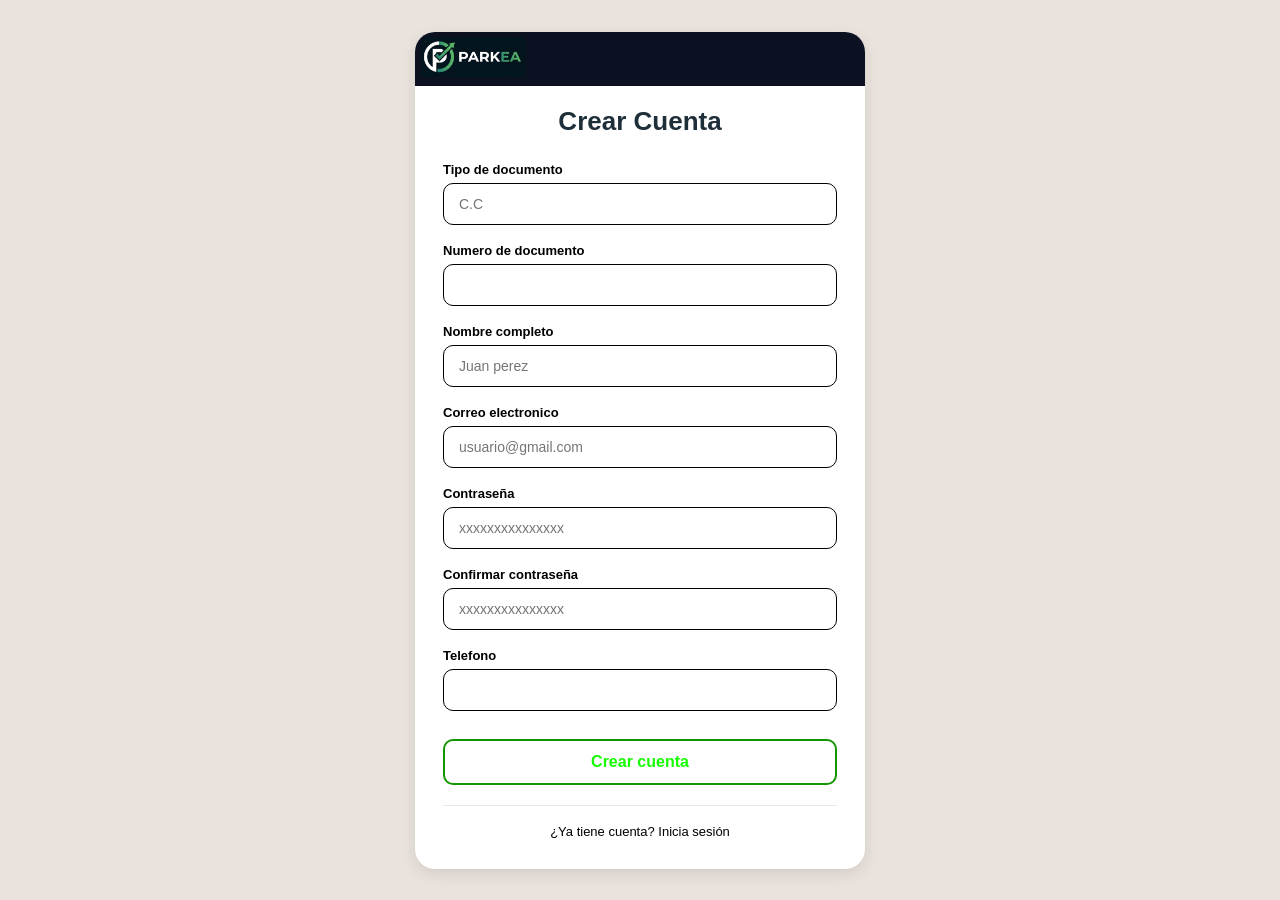
<file: frontend/pages/HU01-UserRegistration/index.html>
<!DOCTYPE html>
<html lang="es">
<head>
    <meta charset="UTF-8">
    <meta name="viewport" content="width=device-width, initial-scale=1.0">
    <title>Registro</title>
    <link rel="stylesheet" href="styles.css">
</head>
<body>
<div id="toast-container" class="toast-container"></div>
<div class="register">
<div class="nav">
  <div class="logo" onclick="window.location.href='../HU02-Homepage/index.html'">
    <img src="../../assets/icons/logoParkea.png" alt="Logo parkea">
  </div>
</div>
    <div class="titulo">Crear Cuenta</div>
    <form>
        <div class="campo">
            <label>Tipo de documento</label>
            <input type="text" placeholder="C.C">
        </div>
        <div class="campo">
            <label>Numero de documento</label>
            <input type="number" placeholder="">
        </div>
        <div class="campo">
            <label>Nombre completo</label>
            <input type="text" placeholder="Juan perez">
        </div>
        <div class="campo">
            <label>Correo electronico</label>
            <input type="email" placeholder="usuario@gmail.com">
        </div>
        <div class="campo">
            <label>Contraseña</label>
            <input type="password" placeholder="xxxxxxxxxxxxxxx">
        </div>
        <div class="campo">
            <label>Confirmar contraseña</label>
            <input type="password" placeholder="xxxxxxxxxxxxxxx">
        </div>
        <div class="campo">
            <label>Telefono</label>
            <input type="number">
        </div>
        <button type="submit" class="boton" onclick="window.location.href='../HU03-HomepageCitizen/index.html'">Crear cuenta</button>
        <div class="login">
            <p onclick="window.location.href='../HU05-UserLogin/index.html'">¿Ya tiene cuenta? Inicia sesión</p> 
        </div>
    </form>
</div>
<script src="script.js"></script>
</body>
</html>
</file>
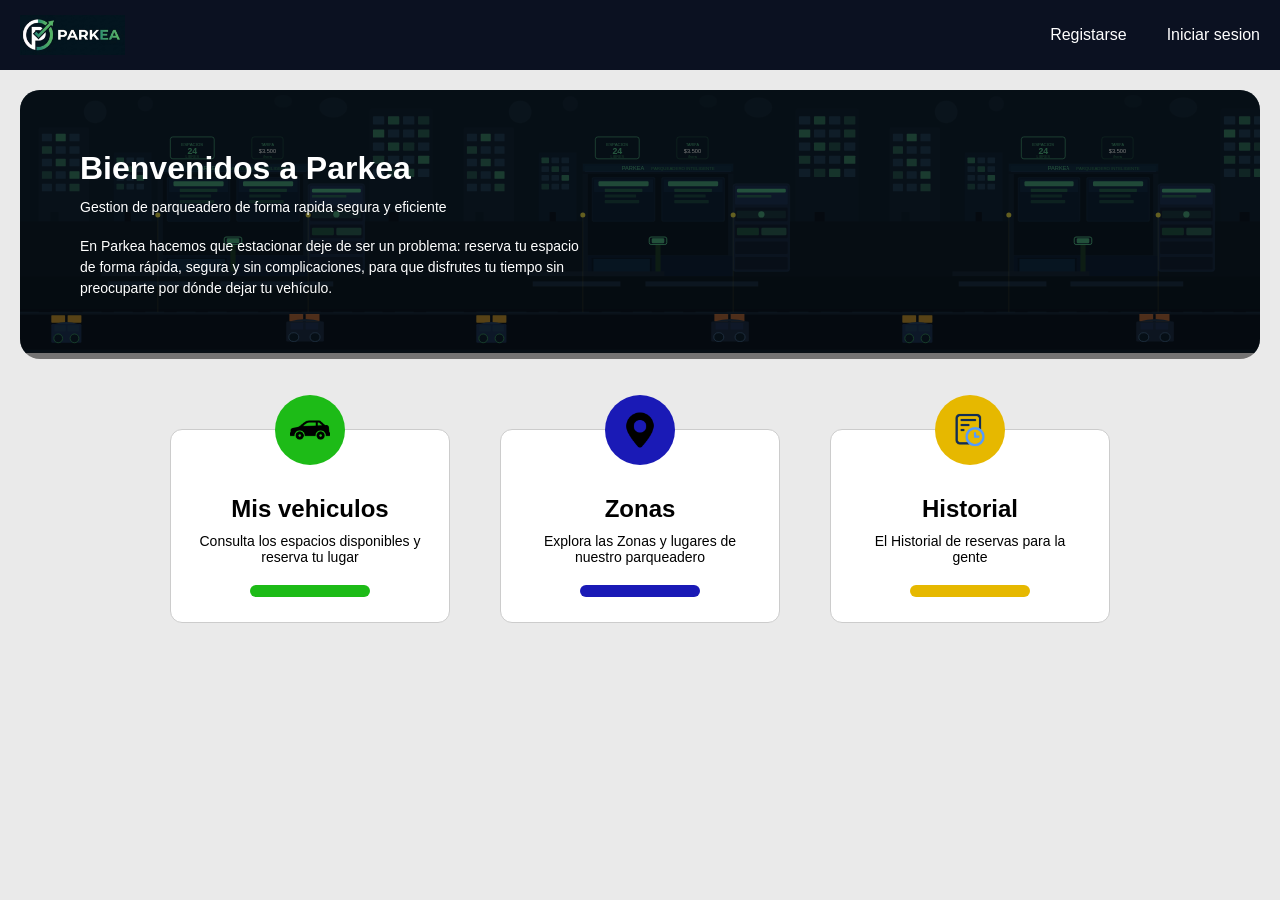
<file: frontend/pages/HU02-Homepage/index.html>
<!DOCTYPE html>
<html lang="en">
<head>
    <meta charset="UTF-8">
    <meta name="viewport" content="width=device-width, initial-scale=1.0">
    <link rel="stylesheet" href="styles.css">
    <title>Homepage</title>
</head>
<body>
    <div class="nav">
  <div class="logo">
    <img src="../../assets/icons/logoParkea.png" alt="">
  </div>
  <div class="menu">
    <p onclick="window.location.href='../HU01-UserRegistration/index.html'">Registarse</p>
    <span onclick="window.location.href='../HU05-UserLogin/index.html'">Iniciar sesion</span>
  </div>
</div>

<div class="hero">
  <div class="hero-content">
    <h1>Bienvenidos a Parkea</h1>
    <p>Gestion de parqueadero de forma rapida segura y eficiente</p>
    <br>
    <p>En Parkea hacemos que estacionar deje de ser un problema:
reserva tu espacio de forma rápida, segura y sin complicaciones, para que disfrutes tu tiempo sin preocuparte por dónde dejar tu vehículo.</p>
  </div>
</div>
<div class="cards">

  <div class="card">
    <div class="icono verde">
        <img src="../../assets/icons/coche.png">
    </div>
    <h2>Mis vehiculos</h2>
    <p>Consulta los espacios disponibles y reserva tu lugar</p>
    <div class="btn verde" onclick="window.location.href='../HU01-UserRegistration/index.html'">
    </div>
  </div>

  <div class="card">
    <div class="icono azul">
        <img src="../../assets/icons/pasador-de-ubicacion.png">
    </div>
    <h2>Zonas</h2>
    <p>Explora las Zonas y lugares de nuestro parqueadero</p>
    <div class="btn azul" onclick="window.location.href='../HU01-UserRegistration/index.html'"></div>
  </div>

  <div class="card">
    <div class="icono amarillo">
        <img src="../../assets/icons/historial-de-pedidos.png">
    </div>
    <h2>Historial</h2>
    <p>El Historial de reservas para la gente </p>
    <div class="btn amarillo" onclick="window.location.href='../HU01-UserRegistration/index.html'"></div>
  </div>
</div>
</body>
</html>
</file>
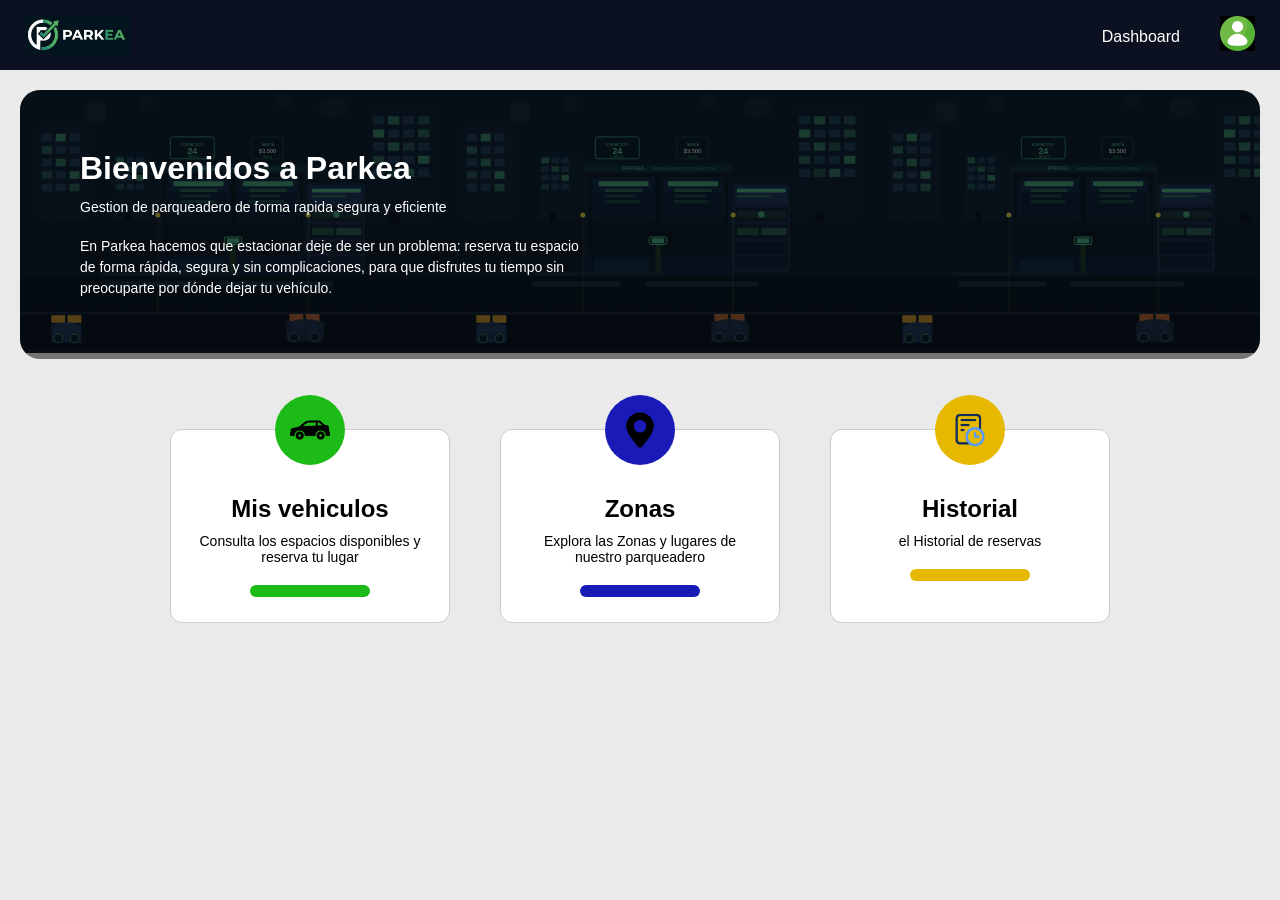
<file: frontend/pages/HU04-HomepageAdmin/index.html>
<!DOCTYPE html>
<html lang="en">
<head>
    <meta charset="UTF-8">
    <meta name="viewport" content="width=device-width, initial-scale=1.0">
    <link rel="stylesheet" href="styles.css">
    <title>Homeadminister</title>
</head>
<body>
    <div class="nav">
  <div class="logo">
    <img src="../../assets/icons/logoParkea.png" alt="logo parkea">
  </div>
  <div class="menu">
    <span onclick="window.location.href='../HU22-AdminDashboard/index.html'">Dashboard</span>
    <div class="user">
      <img src="../../assets/icons/logoPerfil.png" alt="logo perfil">
    </div>
  </div>
</div>
<div class="hero">
  <div class="hero-content">
    <h1>Bienvenidos a Parkea</h1>
    <p>Gestion de parqueadero de forma rapida segura y eficiente</p>
    <br>
    <p>En Parkea hacemos que estacionar deje de ser un problema:
reserva tu espacio de forma rápida, segura y sin complicaciones, para que disfrutes tu tiempo sin preocuparte por dónde dejar tu vehículo.</p>
  </div>
</div>
<div class="cards">

  <div class="card">
    <div class="icono verde">
        <img src="../../assets/icons/coche.png">
    </div>
    <h2>Mis vehiculos</h2>
    <p>Consulta los espacios disponibles y reserva tu lugar</p>
    <div class="btn verde">
    </div>
  </div>

  <div class="card">
    <div class="icono azul">
        <img src="../../assets/icons/pasador-de-ubicacion.png">
    </div>
    <h2>Zonas</h2>
    <p>Explora las Zonas y lugares de nuestro parqueadero</p>
    <div class="btn azul"></div>
  </div>

  <div class="card">
    <div class="icono amarillo">
        <img src="../../assets/icons/historial-de-pedidos.png">
    </div>
    <h2>Historial</h2>
    <p> el Historial de reservas </p>
    <div class="btn amarillo" onclick="window.location.href='../HU18-BookingHistory/index.html'"></div>
  </div>
</div>
</body>
</html>
</file>
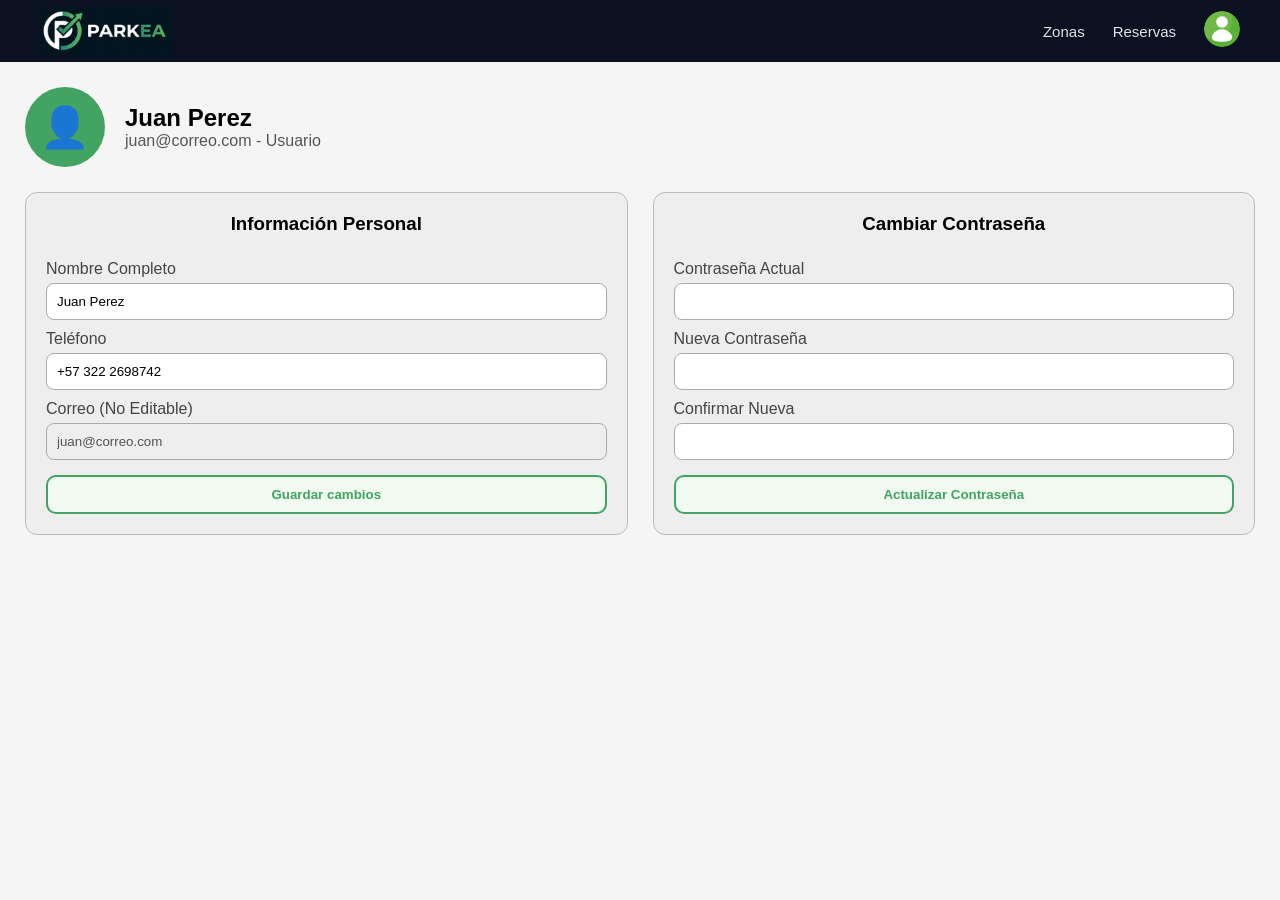
<file: frontend/pages/HU08-ProfileManagement/index.html>
<!DOCTYPE html>
<html lang="es">

<head>
    <meta charset="UTF-8">
    <meta name="viewport" content="width=device-width, initial-scale=1.0">
    <title>Mi Perfil</title>
    <link rel="stylesheet" href="styles.css">
</head>

<body>

    <!-- NAVBAR DESKTOP -->
    <nav class="navbar" aria-label="Navegación principal">
        <a href="../HU03-HomepageCitizen/index.html" class="navbar-logo">
            <img src="../../assets/icons/logoParkea.png" alt="PARKEA" class="logo-img">
        </a>
        <div class="navbar-links">
            <a href="../HU09-BrowseZones/index.html" class="nav-link">Zonas</a>
            <a href="../HU18-BookingHistory/index.html" class="nav-link">Reservas</a>
            <!-- Dentro de .navbar-links (desktop) agregar avatar -->
            <div class="avatar-wrap">
                <button class="avatar-btn" aria-label="Menú de usuario">
                    <img src="../../assets/icons/logoPerfil.png" alt="" class="avatar-img">
                </button>
                <nav class="avatar-menu" role="menu">
                    <a href="../HU11-ViewVehicles/index.html">Mis vehículos</a>
                    <a href="../HU08-ProfileManagement/index.html">Mi perfil</a>
                    <a href="../HU02-Homepage/index.html" id="logoutLink">Cerrar sesión</a>
                </nav>
            </div>
        </div>
    </nav>
    <!-- NAVBAR MOBILE (después del navbar desktop) -->
    <div class="navbar-mobile" role="banner">
        <a href="../HU03-HomepageCitizen/index.html" class="navbar-logo">
            <img src="../../assets/icons/logoParkea.png" alt="PARKEA" class="logo-img-mob">
        </a>
        <div class="navbar-links-mob">
            <a href="../HU09-BrowseZones/index.html" class="nav-link-mob">Zonas</a>
            <a href="../HU18-BookingHistory/index.html" class="nav-link-mob">Reservas</a>
            <div class="avatar-wrap">
                <button class="avatar-btn">
                    <img src="../../assets/icons/logoPerfil.png" alt="" class="avatar-img-mob">
                </button>
                <nav class="avatar-menu avatar-menu-mob" role="menu">
                    <a href="../HU11-ViewVehicles/index.html">Mis vehículos</a>
                    <a href="../HU08-ProfileManagement/index.html">Mi perfil</a>
                    <a href="../HU02-Homepage/index.html" id="logoutLinkMob">Cerrar sesión</a>
                </nav>
            </div>
        </div>
    </div>


    <!-- CONTENIDO -->
    <div class="container">

        <!-- PERFIL SUPERIOR -->
        <div class="perfil-top">
            <div class="foto-perfil">👤</div>
            <div>
                <h2>Juan Perez</h2>
                <p class="correo">juan@correo.com - Usuario</p>
            </div>
        </div>

        <!-- TARJETAS -->
        <div class="cards">

            <!-- INFORMACIÓN PERSONAL -->
            <div class="card">
                <h3>Información Personal</h3>
                <label>Nombre Completo</label>
                <input type="text" id="nombre" value="Juan Perez">
                <label>Teléfono</label>
                <input type="text" id="telefono" value="+57 322 2698742">
                <label>Correo (No Editable)</label>
                <input type="email" value="juan@correo.com" disabled>
                <button class="btn-verde" onclick="guardarPerfil()">
                    Guardar cambios
                </button>
            </div>
            <!-- CAMBIAR CONTRASEÑA (dentro de .cards) -->
            <div class="card">
                <h3>Cambiar Contraseña</h3>
                <label>Contraseña Actual</label>
                <input type="password" id="actual">
                <label>Nueva Contraseña</label>
                <input type="password" id="nueva">
                <label>Confirmar Nueva</label>
                <input type="password" id="confirmar">
                <button class="btn-verde" onclick="cambiarPassword()">
                    Actualizar Contraseña
                </button>
            </div>

        </div>
    </div>

    <!-- MODAL -->
    <div id="modal" class="modal">
        <div class="modal-content">
            <div id="modal-icono" class="modal-icono">✔</div>
            <h3 id="modal-titulo">Cambios guardados</h3>
            <p id="modal-texto">La información fue actualizada correctamente.</p>
            <button class="btn-modal" onclick="cerrarModal()">OK</button>
        </div>
    </div>



    <script src="script.js"></script>
</body>

</html>
</file>
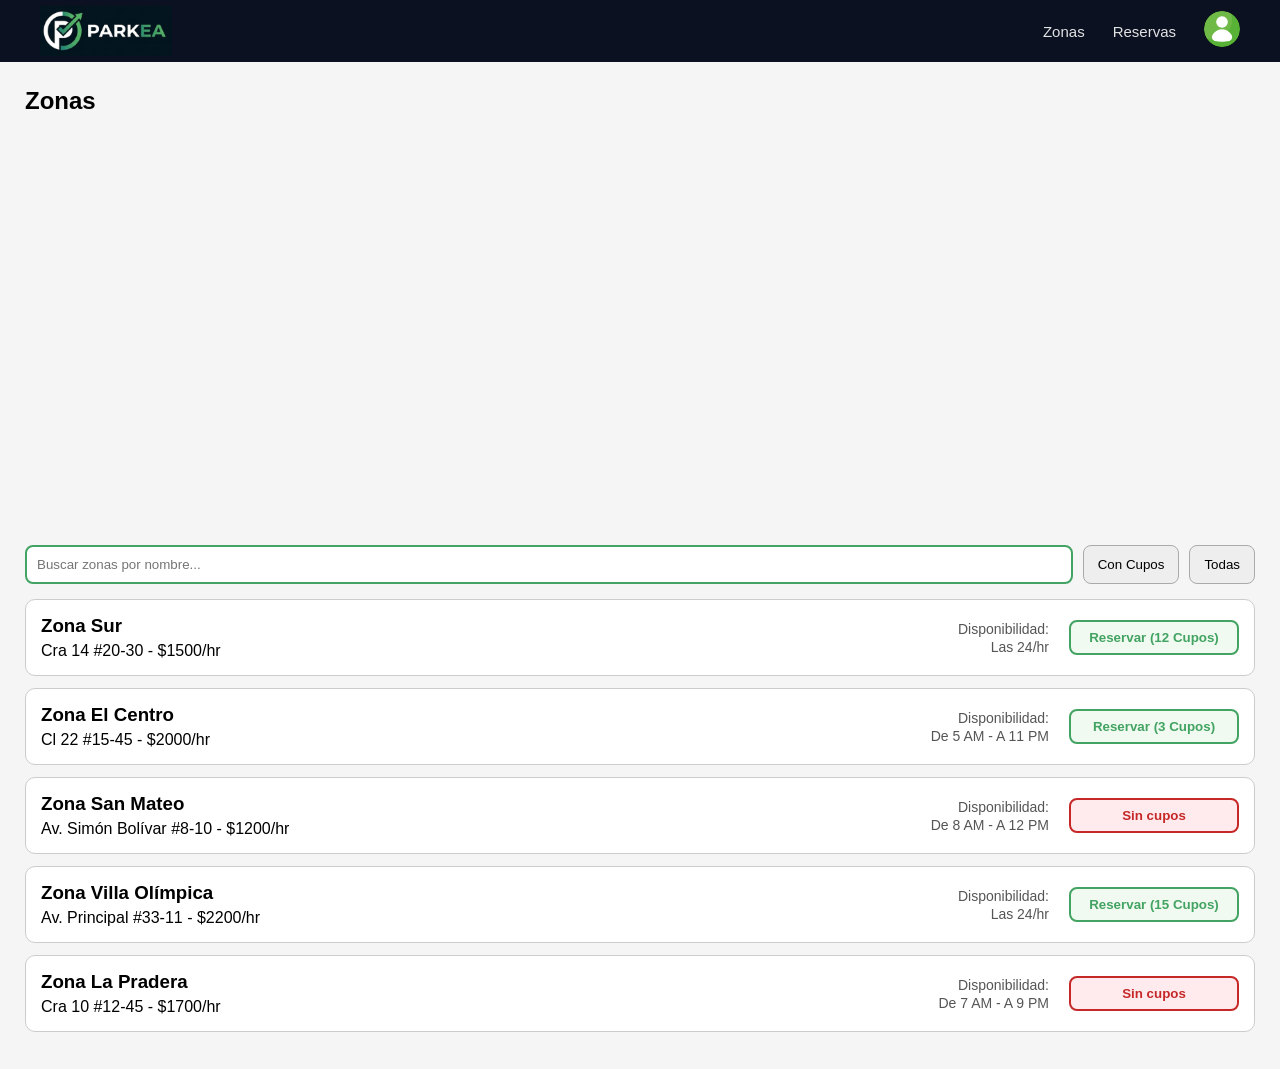
<file: frontend/pages/HU09-BrowseZones/index.html>
<!DOCTYPE html>
<html lang="es">

<head>
    <meta charset="UTF-8">
    <meta name="viewport" content="width=device-width, initial-scale=1.0">
    <title>Zonas - PARKEA</title>
    <link rel="stylesheet" href="styles.css">
</head>

<body>

    <!-- NAVBAR DESKTOP -->
    <nav class="navbar">
        <a href="../HU03-HomepageCitizen/index.html" class="navbar-logo">
            <img src="../../assets/icons/logoParkea.png" alt="PARKEA" class="logo-img">
        </a>
        <div class="navbar-links">
            <a href="../HU09-BrowseZones/index.html" class="nav-link">Zonas</a>
            <a href="../HU18-BookingHistory/index.html" class="nav-link">Reservas</a>
            <div class="avatar-wrap">
                <button class="avatar-btn">
                    <img src="../../assets/icons/logoPerfil.png" class="avatar-img">
                </button>
                <nav class="avatar-menu">
                    <a href="../HU11-ViewVehicles/index.html">Mis vehículos</a>
                    <a href="../HU08-ProfileManagement/index.html">Mi perfil</a>
                    <a href="../HU02-Homepage/index.html" id="logoutLink">Cerrar sesión</a>
                </nav>
            </div>
        </div>
    </nav>

    <!-- NAVBAR MÓVIL -->
    <div class="navbar-mobile">
        <a href="../HU03-HomepageCitizen/index.html" class="navbar-logo">
            <img src="../../assets/icons/logoParkea.png" class="logo-img-mob">
        </a>
        <div class="navbar-links-mob">
            <a href="../HU09-BrowseZones/index.html" class="nav-link-mob">Zonas</a>
            <a href="../HU18-BookingHistory/index.html" class="nav-link-mob">Reservas</a>
            <div class="avatar-wrap">
                <button class="avatar-btn">
                    <img src="../../assets/icons/logoPerfil.png" class="avatar-img-mob">
                </button>
                <nav class="avatar-menu avatar-menu-mob">
                    <a href="../HU11-ViewVehicles/index.html">Mis vehículos</a>
                    <a href="../HU08-ProfileManagement/index.html">Mi perfil</a>
                    <a href="../HU02-Homepage/index.html" id="logoutLinkMob">Cerrar sesión</a>
                </nav>
            </div>
        </div>
    </div>

    <main class="container">
        <h2>Zonas</h2>

        <div class="mapa">
            <iframe src="https://www.google.com/maps/embed?pb=!1m18!1m12!1m3!1d508677.3842731897!2d-76.14229965495603!3d5.09690157537617!2m3!1f0!2f0!3f0!3m2!1i1024!2i768!4f13.1!3m3!1m2!1s0x8e3880e23162ad21%3A0x2aea910ec22e82b0!2sRisaralda!5e0!3m2!1ses-419!2sco!4v1777295505059!5m2!1ses-419!2sco" width="100%" height="400" style="border:0;"
                loading="lazy">
            </iframe>
        </div>


        <div class="barra-busqueda">
            <input type="text" id="buscador" placeholder="Buscar zonas por nombre...">
            <button onclick="filtrarConCupos()">Con Cupos</button>
            <button onclick="mostrarTodas()">Todas</button>
        </div>
        <p id="mensajeNoResultados" class="mensaje">
            No se encontraron zonas
        </p>


        <div id="listaZonas"></div>
    </main>
    <script src="script.js"></script>
</body>

</html>
</file>
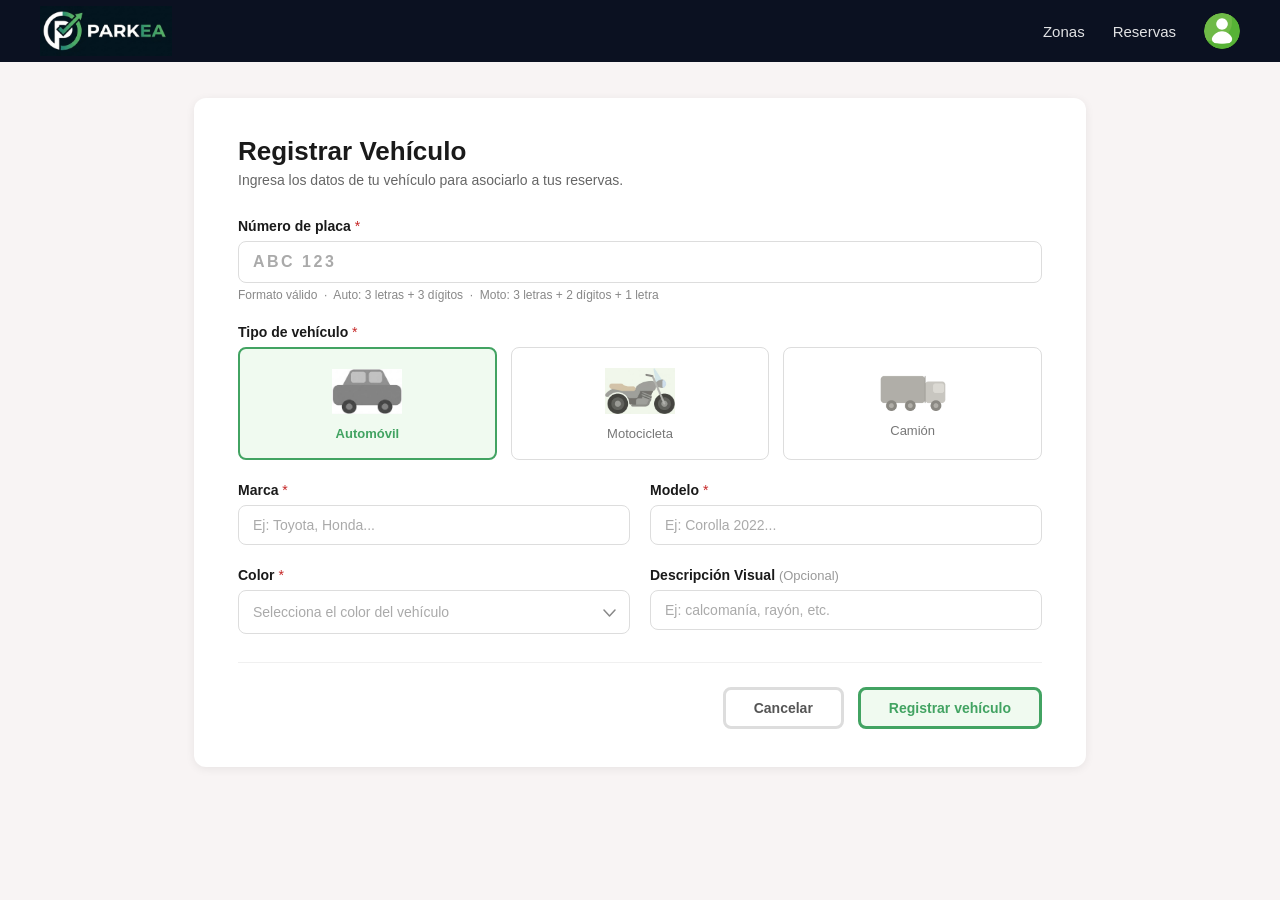
<file: frontend/pages/HU10-RegisterVehicle/index.html>
<!DOCTYPE html>
<html lang="es">

<head>
    <meta charset="UTF-8">
    <meta name="viewport" content="width=device-width, initial-scale=1.0">
    <link rel="stylesheet" href="styles.css">
    <title>Registrar Vehículo | PARKEA</title>

</head>

<body>

    <!-- NAVBAR DESKTOP -->
    <nav class="navbar" aria-label="Navegación principal">
        <a href="../HU03-HomepageCitizen/index.html" class="navbar-logo" aria-label="Inicio PARKEA">
            <img src="../../assets/icons/logoParkea.png" alt="PARKEA" class="logo-img">
        </a>
        <div class="navbar-links">
            <a href="../HU09-BrowseZones/index.html" class="nav-link">Zonas</a>
            <a href="../HU18-BookingHistory/index.html" class="nav-link">Reservas</a>
            <div class="avatar-wrap">
                <button class="avatar-btn" aria-label="Menú de usuario" aria-haspopup="true">
                    <img src="../../assets/icons/logoPerfil.png" alt="" aria-hidden="true" class="avatar-img">
                </button>
                <nav class="avatar-menu" role="menu">
                    <a href="../HU11-ViewVehicles/index.html" role="menuitem">Mis vehículos</a>
                    <a href="../HU08-ProfileManagement/index.html" role="menuitem">Mi perfil</a>
                    <a href="../HU02-Homepage/index.html" role="menuitem" id="logoutLink">Cerrar sesión</a>
                </nav>
            </div>
        </div>
    </nav>

    <!-- NAVBAR MOBILE -->
    <div class="navbar-mobile" role="banner">
        <a href="../HU03-HomepageCitizen/index.html" class="navbar-logo" aria-label="Inicio PARKEA">
            <img src="../../assets/icons/logoParkea.png" alt="PARKEA" class="logo-img-mob">
        </a>
        <div class="navbar-links-mob">
            <a href="../HU09-BrowseZones/index.html" class="nav-link-mob">Zonas</a>
            <a href="../HU18-BookingHistory/index.html" class="nav-link-mob">Reservas</a>
            <div class="avatar-wrap">
                <button class="avatar-btn" aria-label="Menú de usuario" aria-haspopup="true">
                    <img src="../../assets/icons/logoPerfil.png" alt="" aria-hidden="true" class="avatar-img-mob">
                </button>
                <nav class="avatar-menu avatar-menu-mob" role="menu">
                    <a href="../HU11-ViewVehicles/index.html" role="menuitem">Mis vehículos</a>
                    <a href="../HU08-ProfileManagement/index.html" role="menuitem">Mi perfil</a>
                    <a href="../HU02-Homepage/index.html" role="menuitem" id="logoutLinkMob">Cerrar sesión</a>
                </nav>
            </div>
        </div>
    </div>

    <!-- TOAST ÉXITO -->
    <div class="toast" id="toast" role="alert" aria-live="polite" aria-atomic="true">
        <svg width="18" height="18" viewBox="0 0 18 18" fill="none" aria-hidden="true">
            <circle cx="9" cy="9" r="8.5" stroke="#42A362" stroke-width="1.2" />
            <polyline points="5,9 7.5,11.5 13,6" stroke="#42A362" stroke-width="1.6" stroke-linecap="round"
                stroke-linejoin="round" />
        </svg>
        ¡Vehículo registrado correctamente!
    </div>

    <!-- CONTENIDO  -->
    <main class="page-wrapper" id="main-content">
        <div class="card">

            <h1 class="page-title">Registrar Vehículo</h1>
            <p class="page-subtitle">
                Ingresa los datos de tu vehículo para asociarlo a tus reservas.
            </p>

            <form id="vehicleForm" novalidate aria-label="Formulario para registrar un vehículo">

                <!-- CAMPO: PLACA -->
                <div class="field">
                    <label class="field-label" for="plate">
                        Número de placa
                        <span class="req" aria-hidden="true"> *</span>
                        <span class="sr-only">(requerido)</span>
                    </label>
                    <div class="input-wrap">
                        <input type="text" id="plate" name="plate" class="form-input input-plate" placeholder="ABC 123"
                            maxlength="8" autocomplete="off" spellcheck="false" aria-required="true"
                            aria-describedby="plate-hint plate-msg">
                        <!-- Ícono verde (válido) -->
                        <div class="input-status-icon icon-ok" id="plate-ok" aria-hidden="true">
                            <svg width="11" height="11" viewBox="0 0 11 11" fill="none">
                                <polyline points="2,5.5 4.5,8 9,3" stroke="#42A362" stroke-width="1.7"
                                    stroke-linecap="round" stroke-linejoin="round" />
                            </svg>
                        </div>
                        <!-- Ícono rojo (error) -->
                        <div class="input-status-icon icon-err" id="plate-err-icon" aria-hidden="true">
                            <svg width="10" height="10" viewBox="0 0 10 10" fill="none">
                                <line x1="2.5" y1="2.5" x2="7.5" y2="7.5" stroke="#C62828" stroke-width="1.7"
                                    stroke-linecap="round" />
                                <line x1="7.5" y1="2.5" x2="2.5" y2="7.5" stroke="#C62828" stroke-width="1.7"
                                    stroke-linecap="round" />
                            </svg>
                        </div>
                    </div>
                    <!-- WCAG: hint siempre visible -->
                    <p class="field-msg msg-neutral" id="plate-hint">
                        Formato válido &nbsp;·&nbsp; Auto: 3 letras + 3 dígitos
                        &nbsp;·&nbsp; Moto: 3 letras + 2 dígitos + 1 letra
                    </p>
                    <!-- WCAG: error con role="alert" -->
                    <p class="field-msg msg-err" id="plate-msg" style="display:none;" role="alert"></p>
                </div>

                <!-- CAMPO: TIPO DE VEHÍCULO -->
                <div class="field">
                    <!-- WCAG: fieldset + legend para grupo de radio -->
                    <fieldset style="border:none; padding:0; margin:0;">
                        <legend class="field-label">
                            Tipo de vehículo
                            <span class="req" aria-hidden="true"> *</span>
                            <span class="sr-only">(requerido)</span>
                        </legend>


                        <div class="type-grid" id="typeGrid" role="radiogroup"
                            aria-label="Selecciona el tipo de vehículo">

                            <!-- Automóvil (seleccionado por defecto) -->
                            <div class="type-card active" data-type="automovil" role="radio" aria-checked="true"
                                tabindex="0" aria-label="Automóvil">
                                <img src="../../assets/icons/automovil.png" alt="icono de automóvil">
                                <span class="type-card-name">Automóvil</span>
                            </div>

                            <!-- Motocicleta -->
                            <div class="type-card" data-type="motocicleta" role="radio" aria-checked="false"
                                tabindex="0" aria-label="Motocicleta">
                                <img src="../../assets/icons/motocicleta.png" alt="icono de motocicleta">
                                <span class="type-card-name">Motocicleta</span>
                            </div>

                            <!-- Camión -->
                            <div class="type-card" data-type="camion" role="radio" aria-checked="false" tabindex="0"
                                aria-label="Camión">
                                <img src="../../assets/icons/camion.png" alt="icono de camión">
                                <span class="type-card-name">Camión</span>
                            </div>

                        </div>
                        <p class="field-msg msg-err" id="type-msg" style="display:none;" role="alert">Selecciona un tipo
                            de vehículo.</p>
                    </fieldset>
                </div>

                <!-- CAMPOS: MARCA Y MODELO -->
                <div class="two-col">
                    <div class="field">
                        <label class="field-label" for="brand">
                            Marca
                            <span class="req" aria-hidden="true"> *</span>
                            <span class="sr-only">(requerido)</span>
                        </label>
                        <input type="text" id="brand" name="brand" class="form-input" placeholder="Ej: Toyota, Honda..."
                            aria-required="true" aria-describedby="brand-msg">
                        <p class="field-msg msg-err" id="brand-msg" style="display:none;" role="alert">Este campo es
                            obligatorio.</p>
                    </div>

                    <div class="field">
                        <label class="field-label" for="model">
                            Modelo
                            <span class="req" aria-hidden="true"> *</span>
                            <span class="sr-only">(requerido)</span>
                        </label>
                        <input type="text" id="model" name="model" class="form-input" placeholder="Ej: Corolla 2022..."
                            aria-required="true" aria-describedby="model-msg">
                        <p class="field-msg msg-err" id="model-msg" style="display:none;" role="alert">Este campo es
                            obligatorio.</p>
                    </div>
                </div>

                <!-- CAMPOS: COLOR + DESCRIPCIÓN VISUAL -->
                <div class="two-col">

                    <!-- Color (selector personalizado) -->
                    <div class="field">
                        <label class="field-label" id="color-lbl">
                            Color
                            <span class="req" aria-hidden="true"> *</span>
                            <span class="sr-only">(requerido)</span>
                        </label>
                        <div class="color-wrap">
                            <div class="color-trigger" id="colorTrigger" role="combobox" tabindex="0"
                                aria-labelledby="color-lbl" aria-expanded="false" aria-haspopup="listbox"
                                aria-describedby="color-msg">
                                <div class="color-dot" id="colorDot"></div>
                                <span id="colorPh" class="color-placeholder">
                                    Selecciona el color del vehículo
                                </span>
                            </div>
                            <span class="color-arrow" aria-hidden="true">
                                <svg width="13" height="8" viewBox="0 0 13 8" fill="none">
                                    <path d="M1 1L6.5 7L12 1" stroke="#888" stroke-width="1.5" stroke-linecap="round"
                                        stroke-linejoin="round" />
                                </svg>
                            </span>
                            <ul class="color-dropdown" id="colorDropdown" role="listbox" aria-labelledby="color-lbl">
                                <li class="color-option" data-val="rojo" data-hex="#C62828" role="option" tabindex="0">
                                    <div class="color-swatch" style="background:#C62828"></div>Rojo
                                </li>
                                <li class="color-option" data-val="azul" data-hex="#1565C0" role="option" tabindex="0">
                                    <div class="color-swatch" style="background:#1565C0"></div>Azul
                                </li>
                                <li class="color-option" data-val="verde" data-hex="#2E7D32" role="option" tabindex="0">
                                    <div class="color-swatch" style="background:#2E7D32"></div>Verde
                                </li>
                                <li class="color-option" data-val="negro" data-hex="#111111" role="option" tabindex="0">
                                    <div class="color-swatch" style="background:#111111"></div>Negro
                                </li>
                                <li class="color-option" data-val="blanco" data-hex="#FFFFFF" role="option"
                                    tabindex="0">
                                    <div class="color-swatch" style="background:#FFFFFF;border-color:#999"></div>Blanco
                                </li>
                                <li class="color-option" data-val="amarillo" data-hex="#F9A825" role="option"
                                    tabindex="0">
                                    <div class="color-swatch" style="background:#F9A825"></div>Amarillo
                                </li>
                                <li class="color-option" data-val="gris" data-hex="#888888" role="option" tabindex="0">
                                    <div class="color-swatch" style="background:#888888"></div>Gris
                                </li>
                                <li class="color-option" data-val="plateado" data-hex="#B0BEC5" role="option"
                                    tabindex="0">
                                    <div class="color-swatch" style="background:#B0BEC5"></div>Plateado
                                </li>
                                <li class="color-option" data-val="naranja" data-hex="#E65100" role="option"
                                    tabindex="0">
                                    <div class="color-swatch" style="background:#E65100"></div>Naranja
                                </li>
                                <li class="color-option" data-val="cafe" data-hex="#795548" role="option" tabindex="0">
                                    <div class="color-swatch" style="background:#795548"></div>Café
                                </li>
                            </ul>
                        </div>
                        <p class="field-msg msg-err" id="color-msg" style="display:none;" role="alert">Este campo es
                            obligatorio.</p>
                    </div>


                    <div class="field">
                        <label class="field-label" for="description">
                            Descripción Visual
                            <span class="opt">(Opcional)</span>
                        </label>
                        <input type="text" id="description" name="description" class="form-input"
                            placeholder="Ej: calcomanía, rayón, etc." autocomplete="off">
                    </div>

                </div>



                <!-- BOTONES DE ACCIÓN -->
                <div class="form-actions">
                    <a href="../HU11-ViewVehicles/index.html" class="btn btn-cancel" role="button"
                        aria-label="Cancelar y volver a mis vehículos">
                        Cancelar
                    </a>
                    <button type="submit" class="btn btn-submit" id="submitBtn">
                        Registrar vehículo
                    </button>
                </div>

            </form>
        </div>
    </main>

    <script src="script.js"></script>

</body>

</html>
</file>
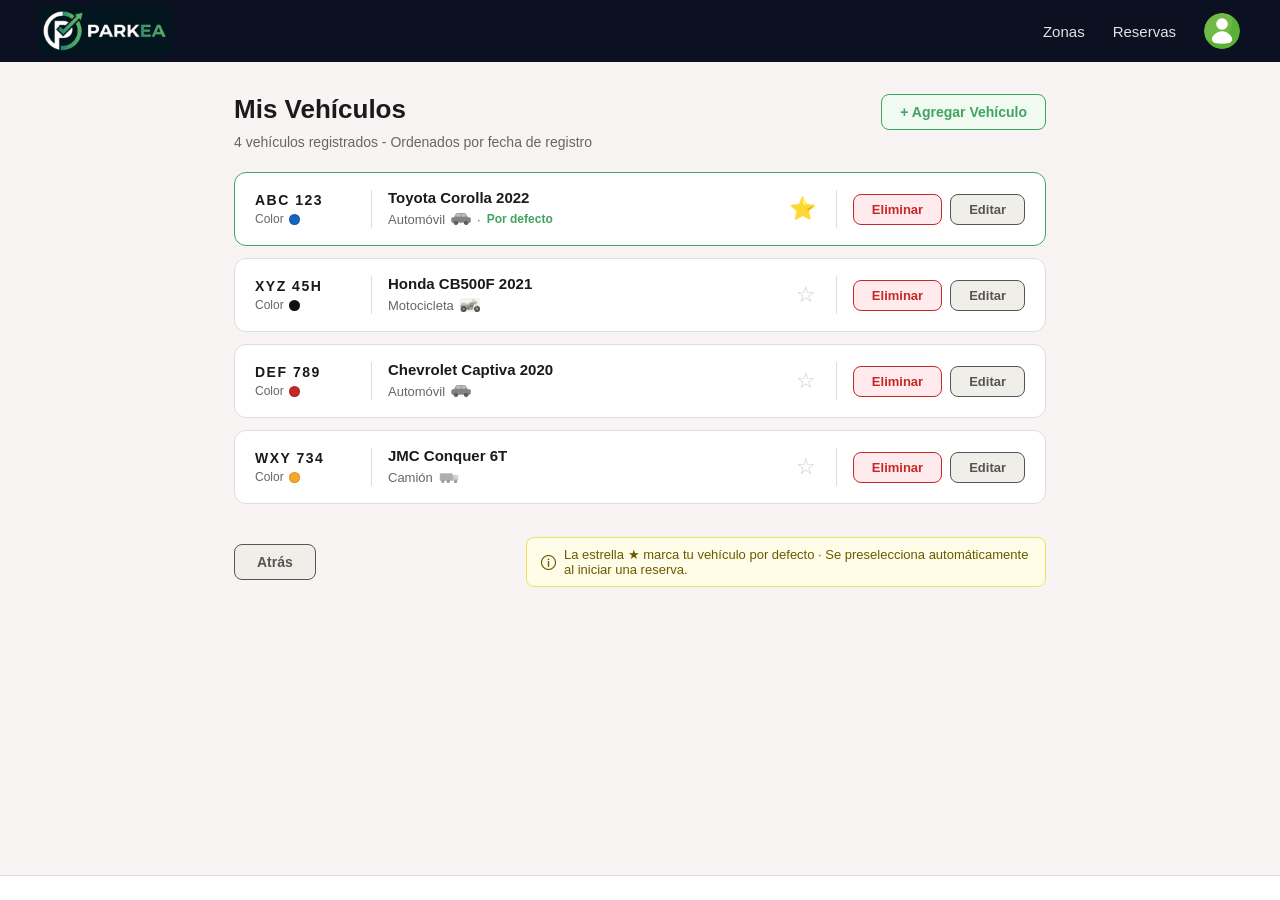
<file: frontend/pages/HU11-ViewVehicles/index.html>
<!DOCTYPE html>
<html lang="es">

<head>
    <meta charset="UTF-8">
    <meta name="viewport" content="width=device-width, initial-scale=1.0">
    <link rel="stylesheet" href="styles.css">
    <title>Mis Vehículos | PARKEA</title>

</head>

<body>

    <!-- NAVBAR DESKTOP -->
    <nav class="navbar" aria-label="Navegación principal">
        <a href="../HU03-HomepageCitizen/index.html" class="navbar-logo" aria-label="Inicio PARKEA">
            <img src="../../assets/icons/logoParkea.png" alt="PARKEA" class="logo-img">
        </a>
        <div class="navbar-links">
            <a href="../HU09-BrowseZones/index.html" class="nav-link">Zonas</a>
            <a href="../HU18-BookingHistory/index.html" class="nav-link">Reservas</a>
            <div class="avatar-wrap">
                <button class="avatar-btn" aria-label="Menú de usuario" aria-haspopup="true">
                    <img src="../../assets/icons/logoPerfil.png" alt="" aria-hidden="true" class="avatar-img">
                </button>
                <nav class="avatar-menu" role="menu">
                    <a href="../HU11-ViewVehicles/index.html" role="menuitem">Mis vehículos</a>
                    <a href="../HU08-ProfileManagement/index.html" role="menuitem">Mi perfil</a>
                    <a href="../HU02-Homepage/index.html" role="menuitem" id="logoutLink">Cerrar sesión</a>
                </nav>
            </div>
        </div>
    </nav>

    <!-- NAVBAR MOBILE -->
    <div class="navbar-mobile" role="banner">
        <a href="../HU03-HomepageCitizen/index.html" class="navbar-logo" aria-label="Inicio PARKEA">
            <img src="../../assets/icons/logoParkea.png" alt="PARKEA" class="logo-img-mob">
        </a>
        <div class="navbar-links-mob">
            <a href="../HU09-BrowseZones/index.html" class="nav-link-mob">Zonas</a>
            <a href="../HU18-BookingHistory/index.html" class="nav-link-mob">Reservas</a>
            <div class="avatar-wrap">
                <button class="avatar-btn" aria-label="Menú de usuario" aria-haspopup="true">
                    <img src="../../assets/icons/logoPerfil.png" alt="" aria-hidden="true" class="avatar-img-mob">
                </button>
                <nav class="avatar-menu avatar-menu-mob" role="menu">
                    <a href="../HU11-ViewVehicles/index.html" role="menuitem">Mis vehículos</a>
                    <a href="../HU08-ProfileManagement/index.html" role="menuitem">Mi perfil</a>
                    <a href="../HU02-Homepage/index.html" role="menuitem" id="logoutLinkMob">Cerrar sesión</a>
                </nav>
            </div>
        </div>
    </div>

    <!-- TOAST -->
    <div class="toast" id="toast" role="status" aria-live="polite" aria-atomic="true"></div>

    <!-- MAIN -->
    <main class="page-wrapper" id="main-content">

        <div class="page-header">
            <h1 class="page-title">Mis Vehículos</h1>
            <button class="btn-add" onclick="window.location.href='../HU10-RegisterVehicle/index.html'"
                aria-label="Agregar nuevo vehículo">
                + Agregar Vehículo
            </button>
        </div>
        <p class="page-subtitle" id="vehicleSubtitle" aria-live="polite"></p>

        <!-- Loading -->
        <div class="loading-state" id="loadingState">
            <div class="spinner" aria-hidden="true"></div>
            <p>Cargando tus vehículos...</p>
        </div>

        <!-- Empty state -->
        <div class="empty-state" id="emptyState" role="region" aria-label="Sin vehículos">
            <div class="empty-icon" aria-hidden="true">🚗</div>
            <h2 class="empty-title">Sin vehículos registrados</h2>
            <p class="empty-msg">Aún no tienes vehículos registrados.</p>
            <button class="btn-add-empty" onclick="window.location.href='../HU10-RegisterVehicle/index.html'">
                + Agregar vehículo
            </button>
        </div>

        <!-- Lista -->
        <ul class="vehicles-list" id="vehiclesList" role="list" aria-label="Lista de vehículos"></ul>



        <!-- Infinite scroll trigger -->
        <div class="load-trigger" id="loadTrigger" aria-hidden="true"></div>
        <div class="load-spinner" id="loadSpinner" role="status" aria-label="Cargando más vehículos">
            <div class="spinner"></div>
        </div>

        <!-- Footer desktop -->
        <div class="page-footer" id="pageFooter" style="display:none;">
            <button class="btn-back" onclick="history.back()" aria-label="Volver a la página anterior">Atrás</button>
            <div class="info-note" role="note">
                <svg width="15" height="15" viewBox="0 0 16 16" fill="none" aria-hidden="true">
                    <circle cx="8" cy="8" r="7.5" stroke="#6B5900" stroke-width="1.2" />
                    <line x1="8" y1="7" x2="8" y2="12" stroke="#6B5900" stroke-width="1.5" stroke-linecap="round" />
                    <circle cx="8" cy="4.5" r="0.9" fill="#6B5900" />
                </svg>
                La estrella ★ marca tu vehículo por defecto · Se preselecciona automáticamente al iniciar una reserva.
            </div>
        </div>

    </main>

    <!-- Mobile sticky back bar -->
    <div class="mobile-back-bar" id="mobileBackBar" style="display:none;">
    </div>

    <script src="script.js"></script>
</body>

</html>
</file>
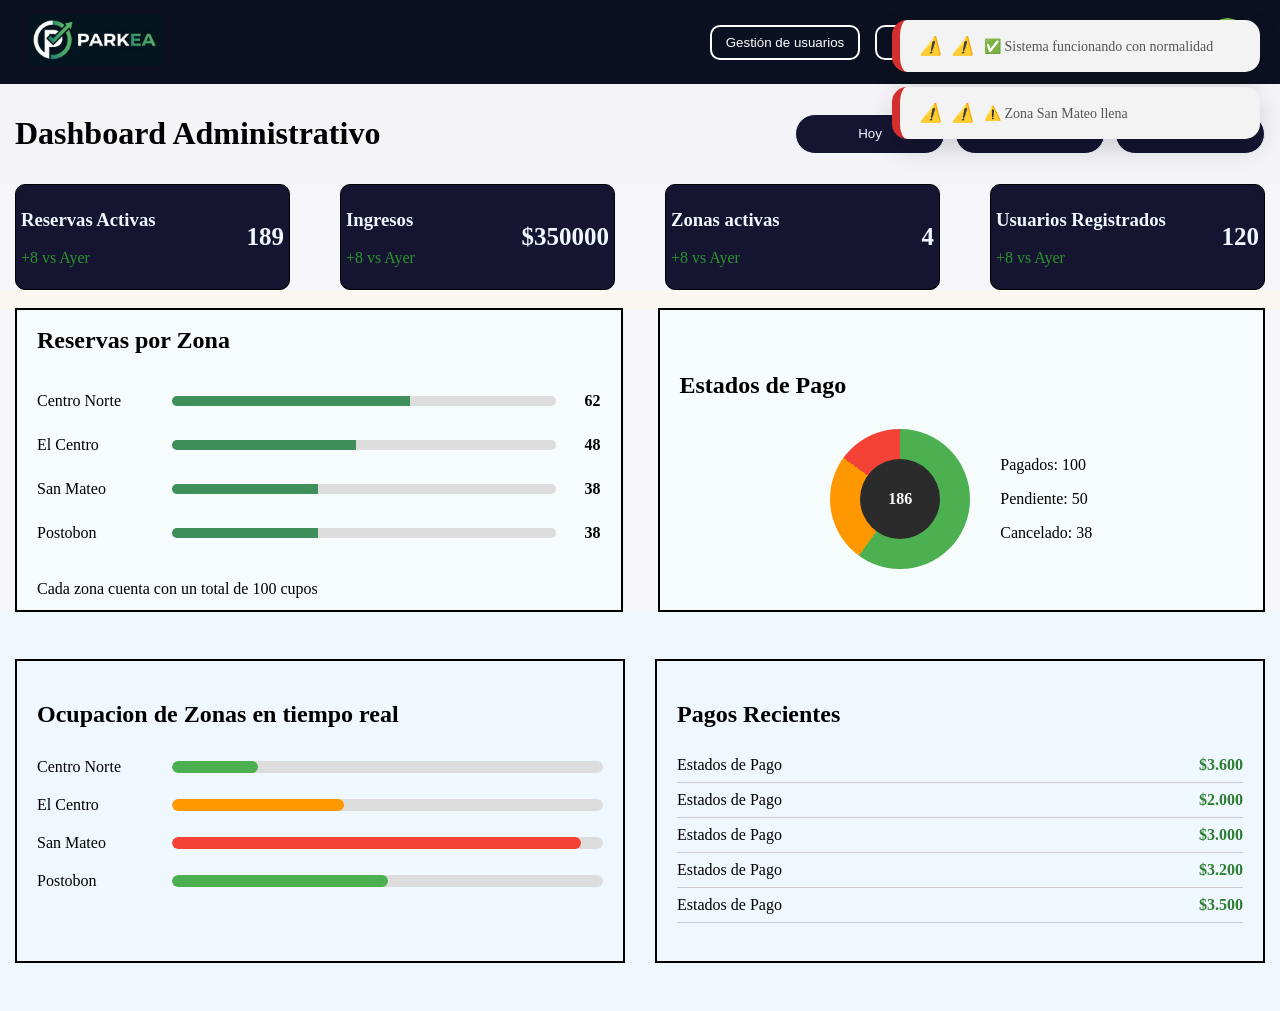
<file: frontend/pages/HU22-AdminDashboard/index.html>
<!DOCTYPE html>
<html lang="en">
<head>
    <meta charset="UTF-8">
    <meta name="viewport" content="width=device-width, initial-scale=1.0">
    <link rel="stylesheet" href="styles.css">
    <title>Dashboard Administrativo</title>
</head>
<body>
    
    <header class="header">

    <div class="logo">
        <img src="../../assets/icons/logoParkea.png" alt="Logo Parkea">
    </div>

    <div class="menu">
        
        <button class="botones" id="btnUsuarios">Gestión de usuarios</button>
        <button class="botones" id="btnAtras">Atras</button>
        <button class="botones" id="btnSalir">Salir</button>
        
        <div class="contenedor-perfil">
            <img src="../../assets/icons/logoPerfil.png" alt="Perfil" class="perfil">

            
            <nav class="avatar-menu" role="menu">
                <a href="../HU11-ViewVehicles/index.html" role="menuitem">Mis vehículos</a>
                <a href="../HU08-ProfileManagement/index.html" role="menuitem">Mi perfil</a>
                <a href="../HU02-Homepage/index.html" role="menuitem" id="logoutLink">Cerrar sesión</a>
            </nav>
        </div>

    </div>

</header>

    <div class="contenedor1">

    <h1 class="titulo">Dashboard Administrativo</h1>

    <div class="filtros-tiempo">
    <button class="tiempo" onclick="cargarDatos('hoy')">Hoy</button>
    <button class="tiempo" onclick="cargarDatos('semana')">Esta Semana</button>
    <button class="tiempo" onclick="cargarDatos('mes')">Este Mes</button>
    </div>

    </div>

    <div class="contenedor2">

        <div class="information">

            <div class="izquierda">
            <h3>Reservas Activas</h3>
            <p class="Verde">+8 vs Ayer</p>
            </div>

            <div class="derecha">
                <h4>189</h4>
            </div>

        </div>

        <div class="information">

            <div class="izquierda">
            <h3>Ingresos</h3>
            <p class="Verde">+8 vs Ayer</p>
            </div>

            <div class="derecha">
                <h4>189</h4>
            </div>

        </div>

        <div class="information">

            <div class="izquierda">
            <h3>Zonas activas</h3>
            <p class="Verde">+8 vs Ayer</p>
            </div>

            <div class="derecha">
                <h4>189</h4>
            </div>

        </div>

        <div class="information">

            <div class="izquierda">
            <h3>Usuarios Registrados</h3>
            <p class="Verde">+8 vs Ayer</p>
            </div>

            <div class="derecha">
                <h4>189</h4>
            </div>

        </div>
   
    </div>

    <div class="Contenedor3">

    <div class="Caja">

        <h2 class="titulo1">Reservas por Zona</h2>

        <div class="fila">
            <span class="nombre">Centro Norte</span>
            <div class="barra">
                <div class="progreso" style="width: 62%;"></div>
            </div>
            <span class="porcentaje">62</span>
        </div>

        <div class="fila">
            <span class="nombre">El Centro</span>
            <div class="barra">
                <div class="progreso" style="width: 48%;"></div>
            </div>
            <span class="porcentaje">48</span>
        </div>

        <div class="fila">
            <span class="nombre">San Mateo</span>
            <div class="barra">
                <div class="progreso" style="width: 38%;"></div>
            </div>
            <span class="porcentaje">38</span>
        </div>

        <div class="fila">
            <span class="nombre">Postobon</span>
            <div class="barra">
                <div class="progreso" style="width: 38%;"></div>
            </div>
            <span class="porcentaje">38</span>
        </div>

        <p class="nota">Cada zona cuenta con un total de 100 cupos</p>

    </div>

    <div class="Caja caja-flex">

        <h2 class="titulo1">Estados de Pago</h2>

        <div class="contenido-pago">

            <div class="donut">
                <span>186</span>
            </div>

            <div class="leyenda">
                <p><span class="color pagado"></span> Pagados: 100</p>
                <p><span class="color pendiente"></span> Pendiente: 50</p>
                <p><span class="color cancelado"></span> Cancelado: 38</p>
            </div>

        </div>

    </div>

    </div>

    <div class="contenedor5">

    <div class="caja2">
        <h2 class="titulo1">Ocupacion de Zonas en tiempo real</h2>

        <div class="fila2">
            <span class="nombre2">Centro Norte</span>
            <div class="barra2">
                <div class="progreso2 verde" style="width: 20%;"></div>
            </div>
        </div>

        <div class="fila2">
            <span class="nombre2">El Centro</span>
            <div class="barra2">
                <div class="progreso2 naranja" style="width: 40%;"></div>
            </div>
        </div>

        <div class="fila2">
            <span class="nombre2">San Mateo</span>
            <div class="barra2">
                <div class="progreso2 rojo" style="width: 95%;"></div>
            </div>
        </div>

        <div class="fila2">
            <span class="nombre2">Postobon</span>
            <div class="barra2">
                <div class="progreso2 verde" style="width: 50%;"></div>
            </div>
        </div>
    </div>
    
    <div class="caja2">
        <h2 class="titulo1">Pagos Recientes</h2>

        <div class="pago">
            <span>Estados de Pago</span>
            <span class="dinero">$3.600</span>
        </div>

        <div class="pago">
            <span>Estados de Pago</span>
            <span class="dinero">$2.000</span>
        </div>

        <div class="pago">
            <span>Estados de Pago</span>
            <span class="dinero">$3.000</span>
        </div>

        <div class="pago">
            <span>Estados de Pago</span>
            <span class="dinero">$3.200</span>
        </div>

        <div class="pago">
            <span>Estados de Pago</span>
            <span class="dinero">$3.500</span>
        </div>

    </div>


<div id="contenedor-alertas"></div>

</body>

<script src="script.js"></script>

</html>
</file>
<file: frontend/pages/HU01-UserRegistration/styles.css>
* { 
    margin: 0; 
    padding: 0; 
    box-sizing: border-box; 
} 
.nav{ 
    background-color:#0B1121; 
    color:#fff; 
    display:flex; 
    justify-content:space-between; 
    padding:5px 5px; 
    margin-top: -30px; 
    margin: -30px -28px 20px -28px;
    border-radius: 20px 20px 0 0;
} 
body { 
    background-color: rgb(234, 227, 221);
    font-family: Arial, Helvetica, sans-serif; 
    display: flex; 
    justify-content: center; 
    align-items: center; 
    min-height: 100vh; 
    padding: 10px; 
} 
.register { 
    max-width: 450px; 
    width: 100%; 
    background: white; 
    border-radius: 20px; 
    padding: 30px 28px; 
    box-shadow: 0 5px 15px rgba(0, 0, 0, 0.1); 
} 
.logo img { 
    border-radius: 5px; 
    height: 40px; 
    position: relative; 
    left: 1px; 
    background-color: transparent;
} 
.titulo { 
    font-size: 26px; 
    font-weight: bold; 
    color: #1e2f3a; 
    text-align: center; 
    margin: 20px 0 25px 0; 
} 
.campo { 
    margin-bottom: 18px; 
} 
.campo label { 
    display: block; 
    font-size: 13px; 
    font-weight: bold; 
    color: #000000; 
    margin-bottom: 6px; 
} 
.campo input { 
    width: 100%; 
    padding: 12px 15px; 
    font-size: 14px; 
    border: 1px solid #000000; 
    border-radius: 10px; 
    background: white; 
    outline: none; 
    font-family: Arial, sans-serif; 
} 
.boton { 
    width: 100%; 
    background-color: transparent; 
    color: rgb(21, 255, 0); 
    border: 2px solid rgb(20, 149, 3); 
    border-radius:10px; 
    padding: 12px; 
    font-size: 16px; 
    font-weight: bold; 
    cursor: pointer; 
    margin-top: 10px; 
    margin-bottom: 20px; 
    transition: all 0.3s;
} 
.boton:hover{
    background-color: #4caf50;
    color: white;
}
.login {    
    text-align: center; 
    font-size: 13px; 
    color: #000000; 
    border-top: 1px solid #e0eaf0; 
    padding-top: 18px; 
} 
.login a { 
    color: #000000; 
    text-decoration: none; 
    font-weight: bold; 
    margin-left: 5px; 
}
@media (max-width: 480px) {
    body { 
    padding: 15px; 
    align-items: flex-start; 
} 
.register { 
    width: 100%; 
    padding: 20px; 
    border-radius: 15px; 
} 
.titulo { 
    font-size: 22px; 
} 
.campo input { 
    padding: 10px; 
    font-size: 13px; 
} 
.boton { 
    font-size: 14px; 
    padding: 10px; 
} 
.nav { 
    flex-direction: column; 
    align-items: center; 
    text-align: center; 
    margin-top: 0; 
    padding: 10px; 
    margin: -20px -20px 20px -20px;
} 
.logo img { 
    height: 35px; 
} 
}
.toast-container {
    position: fixed;
    top: 20px;
    right: 20px;
    z-index: 1000;
    display: flex;
    flex-direction: column;
    gap: 10px;
}

/* Estilo de la alerta individual */
.toast {
    background: #fff;
    color: #333;
    padding: 15px 20px;
    border-radius: 4px;
    box-shadow: 0 4px 12px rgba(0,0,0,0.15);
    display: flex;
    align-items: center;
    min-width: 300px;
    /* El borde izquierdo rojo que se ve en tu foto */
    border-left: 5px solid #d93025; 
    animation: slideIn 0.3s ease forwards;
}

.toast i {
    margin-right: 12px;
    color: #d93025; /* Color del icono */
    font-weight: bold;
}

@keyframes slideIn {
    from { transform: translateX(100%); opacity: 0; }
    to { transform: translateX(0); opacity: 1; }
}

.toast.fade-out {
    animation: slideOut 0.3s ease forwards;
}

@keyframes slideOut {
    to { transform: translateX(100%); opacity: 0; }
}

/* Mejoras para los inputs cuando tienen error */
.campo input.error {
    border-color: #d93025 !important;
    background-color: #fff8f8 !important;
    transition: all 0.3s ease;
}

.campo input.success {
    border-color: #4caf50 !important;
    transition: all 0.3s ease;
}

/* Animación suave para el contenedor de toasts */
.toast-container {
    position: fixed;
    top: 20px;
    right: 20px;
    z-index: 1000;
    display: flex;
    flex-direction: column;
    gap: 10px;
    max-width: 350px;
}

/* Mejora para móviles */
@media (max-width: 480px) {
    .toast-container {
        top: 10px;
        right: 10px;
        left: 10px;
        max-width: calc(100% - 20px);
    }
    
    .toast {
        min-width: auto;
        width: 100%;
        padding: 12px 16px;
        font-size: 13px;
    }
}
/* Estilo del toast con borde izquierdo (como en tu imagen) */
.toast {
    background: #ffffff;
    color: #333333;
    padding: 14px 18px;
    border-radius: 8px;
    box-shadow: 0 4px 15px rgba(0, 0, 0, 0.15);
    display: flex;
    align-items: center;
    border-left: 5px solid #d93025;
    animation: slideIn 0.3s ease forwards;
    font-size: 14px;
    font-weight: 500;
    backdrop-filter: blur(0px);
}

/* Diferentes tipos de toasts (opcional) */
.toast.success {
    border-left-color: #4caf50;
}

.toast.info {
    border-left-color: #2196f3;
}

.toast.warning {
    border-left-color: #ff9800;
}
</file>
<file: frontend/pages/HU02-Homepage/styles.css>
*{
    margin:0;padding:0;
    box-sizing:border-box;
    font-family:Arial, Helvetica, sans-serif;
}
body{
    background:#eaeaea;
    margin: 0;
    padding: 0;
}
.nav{
  width: 100%;
  background:#0B1121;
  color:#fff;
  display:flex;
  justify-content:space-between;
  align-items:center;
  padding:15px 20px;
  margin: 0;
}
.menu a{
  color: white;
  text-decoration: none;
}

.menu a:visited{
  color: white;
}

.menu a:hover{
  color: white;
}

.menu a:active{
  color: white;
}
.logo{
  display:flex;
  align-items:center;
  gap:10px;
}
.logo img{
    height:40px;
    background: transparent;
} 
.menu{
  display:flex;
  gap:40px;}
  .hero{
  margin:20px;
  border-radius:20px;
  overflow:hidden;
  background:#0b2233;
  color:white;
  padding:60px;
  position:relative;
  background: url("../../assets/images/parkea_illustration_hero_v2.svg");
}

.hero::before{
  content:"";
  position:absolute;
  inset:0;
  background:rgba(0,0,0,0.5);
}

.hero-content{
  position: relative;
  max-width:500px;
}
.hero h1{
  font-size:32px;
  margin-bottom:10px;
}

.hero p{
  font-size:14px;
  line-height:1.5;
}
.cards{
  display:flex;
  justify-content:center;
  gap:50px;
  margin:70px 30px;
  flex-wrap:wrap;
}

.card{
  background:white;
  width:280px;
  border-radius:12px;
  border:1px solid #ccc;
  padding:25px;
  text-align:center;
  position:relative;
}

.icono{
  width:70px;
  height:70px;
  border-radius:50%;
  position:absolute;
  top:-35px;
  left:50%;
  transform:translateX(-50%);
  display: flex;
  justify-content: center;
  align-items: center;
}
.icono img{
    width: 40px;
    height: 40px;
}
.verde{
    background:#1dbb17;
}
.azul{
    background:#1a1ab6;
}
.amarillo{
    background:#e6b800;
}
.card h2{
  margin-top:40px;
  margin-bottom:10px;
}

.card p{
  font-size:14px;
  margin-bottom:20px;
}

.btn{
  width:120px;
  height:12px;
  border-radius:10px;
  margin:0 auto;
}

.btn.verde{
    background:#1dbb17;
}
.btn.azul{
    background:#1a1ab6;
}
.btn.amarillo{
    background:#e6b800;
}
</file>
<file: frontend/pages/HU04-HomepageAdmin/styles.css>
*{
    margin:0;padding:0;
    box-sizing:border-box;
    font-family:Arial, Helvetica, sans-serif;
}
body{
    background:#eaeaea;
}
.nav{
  background:#0B1121;
  color:#fff;
  display:flex;
  justify-content:space-between;
  align-items:center;
  padding:15px 25px;
}
.user img{
    height:35px;
}
.logo{display:flex;
    align-items:center;
    gap:10px;
}
.logo img{
    height:40px;
} 
span{
    margin-top: 12px;
}
.menu{
    display:flex;
    gap:40px;}

.hero{
  margin:20px;
  border-radius:20px;
  overflow:hidden;
  background:#0b2233;
  color:white;
  padding:60px;
  position:relative;
  background: url("../../assets/images/parkea_illustration_hero_v2.svg");
}

.hero::before{
  content:"";
  position:absolute;
  inset:0;
  background:rgba(0,0,0,0.5);
}

.hero-content{
  position: relative;
  max-width:500px;
}
.hero h1{
  font-size:32px;
  margin-bottom:10px;
}

.hero p{
  font-size:14px;
  line-height:1.5;
}
.cards{
  display:flex;
  justify-content:center;
  gap:50px;
  margin:70px 30px;
  flex-wrap:wrap;
}

.card{
  background:white;
  width:280px;
  border-radius:12px;
  border:1px solid #ccc;
  padding:25px;
  text-align:center;
  position:relative;
}

.icono{
  width:70px;
  height:70px;
  border-radius:50%;
  position:absolute;
  top:-35px;
  left:50%;
  transform:translateX(-50%);
  display: flex;
  justify-content: center;
  align-items: center;
}
.icono img{
    width: 40px;
    height: 40px;
}
.verde{
    background:#1dbb17;
}
.azul{
    background:#1a1ab6;
}
.amarillo{
    background:#e6b800;
}
.card h2{
  margin-top:40px;
  margin-bottom:10px;
}

.card p{
  font-size:14px;
  margin-bottom:20px;
}

.btn{
  width:120px;
  height:12px;
  border-radius:10px;
  margin:0 auto;
}

.btn.verde{
    background:#1dbb17;
}
.btn.azul{
    background:#1a1ab6;
}
.btn.amarillo{
    background:#e6b800;
}
.register{
  background: #021c2b;
  color: white;
}
</file>
<file: frontend/pages/HU08-ProfileManagement/styles.css>
/* RESET */
* {
    margin: 0;
    padding: 0;
    box-sizing: border-box;
}

body {
    font-family: Arial, sans-serif;
    background: #f5f5f5;
}

/* CONTENIDO */
.container {
    padding: 25px;
}

/* PERFIL SUPERIOR */
.perfil-top {
    display: flex;
    align-items: center;
    gap: 20px;
    margin-bottom: 25px;
}

.foto-perfil {
    width: 80px;
    height: 80px;
    border-radius: 50%;
    background: #42A362;
    display: flex;
    align-items: center;
    justify-content: center;
    font-size: 40px;
    color: white;
}

.correo {
    color: #555;
}

/* CARDS */
.cards {
    display: grid;
    grid-template-columns: 1fr 1fr;
    gap: 25px;
}

.card {
    background: #eeeeee;
    padding: 20px;
    border-radius: 12px;
    border: 1px solid #bbb;
    display: flex;
    flex-direction: column;
}

.card h3 {
    text-align: center;
    margin-bottom: 15px;
}

/* INPUTS */
.card label {
    margin-top: 10px;
    color: #444;
}

.card input {
    margin-top: 5px;
    padding: 10px;
    border-radius: 8px;
    border: 1px solid #aaa;
}

/* BOTON */
.btn-verde {
    margin-top: 15px;
    background: #F0FAF0;
    color: #42A362;
    border: 2px solid #42A362;
    padding: 10px;
    border-radius: 10px;
    font-weight: bold;
    cursor: pointer;
}

.btn-verde:hover {
    background: #e2f6e2;
}

/* MODAL */
.modal {
    display: none;
    position: fixed;
    top: 0;
    left: 0;
    width: 100%;
    height: 100%;
    background: rgba(0, 0, 0, 0.4);
    justify-content: center;
    align-items: center;
}

.modal-content {
    background: white;
    padding: 30px;
    border-radius: 12px;
    text-align: center;
    width: 320px;
}

.modal-icono {
    font-size: 50px;
    color: #42A362;
    margin-bottom: 10px;
}

.btn-modal {
    margin-top: 15px;
    background: #F0FAF0;
    color: #42A362;
    border: 2px solid #42A362;
    padding: 10px 20px;
    border-radius: 8px;
    cursor: pointer;
}

/* NAVBAR DESKTOP */
.navbar {
    background: #0B1121;
    height: 62px;
    padding: 0 40px;
    display: flex;
    align-items: center;
    justify-content: space-between;
    position: sticky;
    top: 0;
    z-index: 100;
}

.navbar-logo {
    display: flex;
    align-items: center;
}

.logo-img {
    height: 50px;
    width: auto;
    display: block;
}

.navbar-links {
    display: flex;
    align-items: center;
    gap: 28px;
}

.nav-link {
    color: rgba(255, 255, 255, .88);
    font-size: 15px;
    text-decoration: none;
}

.nav-link:hover {
    color: #fff;
}

/* AVATAR */
.avatar-wrap {
    position: relative;
}

.avatar-btn {
    background: none;
    border: none;
    cursor: pointer;
    padding: 0;
}

.avatar-img {
    width: 36px;
    height: 36px;
    border-radius: 50%;
    object-fit: cover;
}

.avatar-menu {
    display: none;
    position: absolute;
    top: 100%;
    right: 0;
    background: white;
    border-radius: 8px;
    min-width: 178px;
    box-shadow: 0 4px 18px rgba(0, 0, 0, .13);
    z-index: 300;
}

.avatar-wrap:hover .avatar-menu,
.avatar-wrap:focus-within .avatar-menu {
    display: block;
}

.avatar-menu a {
    display: block;
    padding: 11px 16px;
    font-size: 14px;
    color: #1A1A1A;
    text-decoration: none;
    border-bottom: 1px solid #f2f2f2;
}

.avatar-menu a:hover {
    background: #F0FAF0;
    color: #42A362;
}

/* NAVBAR MOBILE */
.navbar-mobile {
    display: none;
    background: #0B1121;
    height: 56px;
    padding: 0 16px;
    align-items: center;
    justify-content: space-between;
    position: sticky;
    top: 0;
    z-index: 100;
}

.logo-img-mob {
    height: 40px;
    width: auto;
}

.navbar-links-mob {
    display: flex;
    align-items: center;
    gap: 18px;
}

.nav-link-mob {
    color: rgba(255, 255, 255, .88);
    font-size: 14px;
    text-decoration: none;
}

.avatar-img-mob {
    width: 32px;
    height: 32px;
    border-radius: 50%;
}

/* RESPONSIVE */
@media (max-width: 768px) {
    .navbar {
        display: none;
    }

    .navbar-mobile {
        display: flex;
    }

    .cards {
        grid-template-columns: 1fr;
    }

    .perfil-top {
        flex-direction: column;
        align-items: flex-start;
    }
}
</file>
<file: frontend/pages/HU09-BrowseZones/styles.css>
* {
    margin: 0;
    padding: 0;
    box-sizing: border-box;
}

body {
    font-family: Arial, sans-serif;
    background: #f5f5f5;
}

.container {
    padding: 25px;
}

h2 {
    margin-bottom: 15px;
}

.zona {
    background: white;
    border-radius: 10px;
    border: 1px solid #ccc;
    padding: 15px;
    margin-bottom: 12px;
    display: flex;
    align-items: center;
    transition: 0.2s;
}

.zona:hover {
    box-shadow: 0 2px 8px rgba(0, 0, 0, 0.1);
}

.info {
    flex: 1;
    min-width: 320px;
}

.info h3 {
    margin-bottom: 5px;
}

.info p {
    margin-top: 3px;
}

.disponibilidad {
    width: 190px;
    text-align: right;
    color: #555;
    font-size: 14px;
}

.disponibilidad p {
    margin: 2px 0;
}

.zona button {
    width: 170px;
    margin-left: 20px;
}

.btn-verde {
    background: #F0FAF0;
    color: #42A362;
    border: 2px solid #42A362;
    padding: 8px 14px;
    border-radius: 8px;
    font-weight: bold;
    cursor: pointer;
    transition: 0.2s;
}

.btn-verde:hover {
    background: #e3f5e3;
}

.btn-rojo {
    background: #FFEBEE;
    color: #C62828;
    border: 2px solid #C62828;
    padding: 8px 14px;
    border-radius: 8px;
    font-weight: bold;
    cursor: not-allowed;
}

.barra-busqueda {
    margin-top: 10px;
    display: flex;
    gap: 10px;
    margin-bottom: 15px;
}

.barra-busqueda input {
    flex: 1;
    padding: 10px;
    border-radius: 8px;
    border: 2px solid #42A362;
}

.barra-busqueda button {
    padding: 8px 14px;
    border-radius: 8px;
    border: 1px solid #aaa;
    background: #eee;
    cursor: pointer;
}

.mensaje {
    display: none;
    /* oculto por defecto */
    text-align: center;
    color: red;
    margin-top: 10px;
}

.navbar {
    background: #0B1121;
    height: 62px;
    padding: 0 40px;
    display: flex;
    align-items: center;
    justify-content: space-between;
    position: sticky;
    top: 0;
    z-index: 100;
}

.navbar-logo {
    display: flex;
    align-items: center;
}

.logo-img {
    height: 50px;
}

.navbar-links {
    display: flex;
    align-items: center;
    gap: 28px;
}

.nav-link {
    color: rgba(255, 255, 255, .88);
    font-size: 15px;
    font-weight: 500;
    text-decoration: none;
}

.avatar-wrap {
    position: relative;
}

.avatar-btn {
    background: none;
    border: none;
    cursor: pointer;
}

.avatar-img {
    width: 36px;
    height: 36px;
    border-radius: 50%;
}

.avatar-menu {
    display: none;
    position: absolute;
    top: 100%;
    right: 0;
    background: white;
    border-radius: 8px;
    min-width: 178px;
    box-shadow: 0 4px 18px rgba(0, 0, 0, .13);
    z-index: 300;
}

.avatar-wrap:hover .avatar-menu {
    display: block;
}

.avatar-menu a {
    display: block;
    padding: 11px 16px;
    font-size: 14px;
    color: #1A1A1A;
    text-decoration: none;
    border-bottom: 1px solid #f2f2f2;
}

.avatar-menu a:hover {
    background: #F0FAF0;
    color: #42A362;
}

/* NAVBAR MÓVIL */
.navbar-mobile {
    display: none;
    background: #0B1121;
    height: 56px;
    padding: 0 16px;
    align-items: center;
    justify-content: space-between;
}

.logo-img-mob {
    height: 40px;
}

.navbar-links-mob {
    display: flex;
    gap: 18px;
}

.nav-link-mob {
    color: rgba(255, 255, 255, .88);
    text-decoration: none;
    font-size: 14px;
}

.avatar-img-mob {
    width: 32px;
    height: 32px;
    border-radius: 50%;
}

@media (max-width:768px) {
    .navbar {
        display: none;
    }

    .navbar-mobile {
        display: flex;
    }
}

.mapa {
    width: 100%;
    margin-top: 20px;
    overflow: hidden;
}

.mapa iframe {
    width: 100%;
    height: 400px;
    border: none;
    display: block;
}

/* Responsive tarjetas */
@media(max-width:768px) {
    .barra-busqueda {
        flex-direction: column;
    }

    .zona {
        flex-direction: column;
        align-items: flex-start;
        gap: 8px;
    }

    .info {
        min-width: 100%;
    }

    .disponibilidad {
        width: 100%;
        text-align: left;
    }

    .zona button {
        width: auto;
        margin-left: 0;
    }
}
</file>
<file: frontend/pages/HU10-RegisterVehicle/styles.css>
:root {
    --bg-page: #F8F4F4;
    --bg-white: #FFFFFF;
    --navbar-bg: #111111;

    /* Botones verdes */
    --green: #42A362;
    --green-fill: #F0FAF0;

    /* Botones rojos */
    --red: #C62828;
    --red-fill: #FFEBEE;

    /* Botones grises */
    --gray-text: #555555;
    --gray-fill: #F0EEE8;

    /* Bordes y texto */
    --border: #DDDDDD;
    --border-green: #42A362;
    --border-red: #C62828;
    --text-dark: #1A1A1A;
    --text-sub: #666666;
    --placeholder: #AAAAAA;

    /* Info azul */
    --blue-bg: #E8F4FD;
    --blue-border: #90CAF9;
    --blue-text: #1565C0;

    --radius: 8px;
    --radius-card: 12px;
}

*,
*::before,
*::after {
    box-sizing: border-box;
    margin: 0;
    padding: 0;
}

html {
    font-size: 16px;
    scroll-behavior: smooth;
}

body {
    font-family: -apple-system, BlinkMacSystemFont, 'Segoe UI', Roboto, Arial, sans-serif;
    background: var(--bg-page);
    color: var(--text-dark);
    min-height: 100vh;
}

a {
    text-decoration: none;
    color: inherit;
}

/* WCAG: clase sr-only para lectores de pantalla */
.sr-only {
    position: absolute;
    width: 1px;
    height: 1px;
    padding: 0;
    margin: -1px;
    overflow: hidden;
    clip: rect(0, 0, 0, 0);
    white-space: nowrap;
    border: 0;
}

/* ── NAVBAR DESKTOP ── */
.navbar {
    background: #0B1121;
    height: 62px;
    padding: 0 40px;
    display: flex;
    align-items: center;
    justify-content: space-between;
    position: sticky;
    top: 0;
    z-index: 100;
}

.navbar-logo {
    display: flex;
    align-items: center;
}

.logo-img {
    height: 50px;
    width: auto;
    display: block;
}

.navbar-links {
    display: flex;
    align-items: center;
    gap: 28px;
}

.nav-link {
    color: rgba(255, 255, 255, .88);
    font-size: 15px;
    font-weight: 500;
    text-decoration: none;
}

.nav-link:hover,
.nav-link:focus-visible {
    color: #fff;
    outline: 2px solid #42A362;
    outline-offset: 3px;
    border-radius: 3px;
}

/* Avatar */
.avatar-wrap {
    position: relative;
}

.avatar-btn {
    background: none;
    border: none;
    cursor: pointer;
    padding: 0;
    display: flex;
    align-items: center;
    justify-content: center;
}

.avatar-btn:focus-visible {
    outline: 2px solid #fff;
    outline-offset: 2px;
}

.avatar-img {
    width: 36px;
    height: 36px;
    border-radius: 50%;
    display: block;
    object-fit: cover;
}

/* Dropdown */
.avatar-menu {
    display: none;
    position: absolute;
    top: calc(100% + 8px);
    right: 0;
    background: #FFFFFF;
    border: 1px solid #DDDDDD;
    border-radius: 8px;
    min-width: 178px;
    box-shadow: 0 4px 18px rgba(0, 0, 0, .13);
    z-index: 300;
}

.avatar-wrap:hover .avatar-menu,
.avatar-wrap:focus-within .avatar-menu {
    display: block;
}

.avatar-menu a {
    display: block;
    padding: 11px 16px;
    font-size: 14px;
    color: #1A1A1A;
    text-decoration: none;
    border-bottom: 1px solid #f2f2f2;
}

.avatar-menu a:last-child {
    border-bottom: none;
}

.avatar-menu a:hover,
.avatar-menu a:focus-visible {
    background: #F0FAF0;
    color: #42A362;
    outline: none;
}

/* ── NAVBAR MOBILE ── */
.navbar-mobile {
    display: none;
    background: #0B1121;
    height: 56px;
    padding: 0 16px;
    align-items: center;
    justify-content: space-between;
    position: sticky;
    top: 0;
    z-index: 100;
}

.logo-img-mob {
    height: 40px;
    width: auto;
    display: block;
}

.navbar-links-mob {
    display: flex;
    align-items: center;
    gap: 18px;
}

.nav-link-mob {
    color: rgba(255, 255, 255, .88);
    font-size: 14px;
    font-weight: 500;
    text-decoration: none;
}

.nav-link-mob:hover,
.nav-link-mob:focus-visible {
    color: #fff;
    outline: 2px solid #42A362;
    outline-offset: 3px;
    border-radius: 3px;
}

.avatar-img-mob {
    width: 32px;
    height: 32px;
    border-radius: 50%;
    display: block;
    object-fit: cover;
}

/* Dropdown mobile — abre hacia la izquierda para no salirse */
.avatar-menu-mob {
    right: 0;
    left: auto;
}

/* ── RESPONSIVE ── */
@media (max-width: 768px) {
    .navbar {
        display: none;
    }

    .navbar-mobile {
        display: flex;
    }
}

/* CONTENIDO PRINCIPAL */
.page-wrapper {
    max-width: 940px;
    margin: 0 auto;
    padding: 36px 24px 72px;
}

.card {
    background: var(--bg-white);
    border-radius: var(--radius-card);
    padding: 38px 44px;
    box-shadow: 0 2px 10px rgba(0, 0, 0, 0.07);
}

.page-title {
    font-size: 26px;
    font-weight: 700;
    color: var(--text-dark);
    margin-bottom: 5px;
}

.page-subtitle {
    font-size: 14px;
    color: var(--text-sub);
    margin-bottom: 30px;
}

/* CAMPO DE FORMULARIO GENÉRICO */
.field {
    margin-bottom: 22px;
}

.field-label {
    display: block;
    font-size: 14px;
    font-weight: 600;
    color: var(--text-dark);
    margin-bottom: 7px;
}

.req {
    color: var(--red);
    font-weight: 400;
}

.opt {
    color: #999;
    font-weight: 400;
    font-size: 13px;
}

/* Input base */
.input-wrap {
    position: relative;
}

.form-input {
    width: 100%;
    padding: 11px 42px 11px 14px;
    border: 1.5px solid var(--border);
    border-radius: var(--radius);
    font-size: 14px;
    font-family: inherit;
    color: var(--text-dark);
    background: var(--bg-white);
    outline: none;
    transition: border-color 0.18s;
}

.form-input::placeholder {
    color: var(--placeholder);
}

/* WCAG: foco visible */
.form-input:focus {
    border-color: var(--green);
    box-shadow: 0 0 0 3px rgba(66, 163, 98, 0.15);
}

.form-input.ok {
    border-color: var(--green);
}

.form-input.error {
    border-color: var(--red);
}

/* Placa: espaciado y mayúsculas */
.input-plate {
    font-size: 16px;
    font-weight: 600;
    letter-spacing: 2.5px;
    text-transform: uppercase;
}

/* Ícono de estado dentro del input */
.input-status-icon {
    position: absolute;
    right: 12px;
    top: 50%;
    transform: translateY(-50%);
    width: 20px;
    height: 20px;
    border-radius: 50%;
    display: none;
    align-items: center;
    justify-content: center;
}

.input-status-icon.show {
    display: flex;
}

.icon-ok {
    background: var(--green-fill);
}

.icon-err {
    background: var(--red-fill);
}

/* Mensajes de ayuda / error */
.field-msg {
    font-size: 12px;
    margin-top: 5px;
}

.msg-neutral {
    color: #888;
}

.msg-ok {
    color: var(--green);
}

.msg-err {
    color: var(--red);
}

/* GRID TIPO DE VEHÍCULO */
.type-grid {
    display: grid;
    grid-template-columns: repeat(3, 1fr);
    gap: 14px;
}

.type-card {
    border: 1.5px solid var(--border);
    border-radius: var(--radius);
    padding: 20px 10px 16px;
    text-align: center;
    cursor: pointer;
    background: var(--bg-white);
    transition: border-color 0.18s, background 0.18s;
    user-select: none;
}

/* WCAG: foco visible en tarjeta */
.type-card:focus-visible {
    outline: 2px solid var(--green);
    outline-offset: 2px;
}

.type-card:hover {
    border-color: var(--green);
    background: var(--green-fill);
}

.type-card.active {
    border: 2px solid var(--green);
    background: var(--green-fill);
}

.type-card img {
    display: block;
    margin: 0 auto 10px;
    width: 70px;
}

.type-card-name {
    font-size: 13px;
    font-weight: 500;
    color: #777;
}

.type-card.active .type-card-name,
.type-card:hover .type-card-name {
    color: var(--green);
    font-weight: 600;
}


/* GRID DOS COLUMNAS */
.two-col {
    display: grid;
    grid-template-columns: 1fr 1fr;
    gap: 20px;
}

/* SELECTOR DE COLOR PERSONALIZADO */
.color-wrap {
    position: relative;
}

.color-trigger {
    width: 100%;
    min-height: 44px;
    padding: 10px 42px 10px 14px;
    border: 1.5px solid var(--border);
    border-radius: var(--radius);
    font-size: 14px;
    font-family: inherit;
    background: var(--bg-white);
    cursor: pointer;
    display: flex;
    align-items: center;
    gap: 8px;
    transition: border-color 0.18s;
}

.color-trigger:focus-visible {
    outline: none;
    border-color: var(--green);
    box-shadow: 0 0 0 3px rgba(66, 163, 98, 0.15);
}

.color-trigger.ok {
    border-color: var(--green);
}

.color-trigger.error {
    border-color: var(--red);
}

.color-dot {
    width: 14px;
    height: 14px;
    border-radius: 50%;
    border: 1px solid rgba(0, 0, 0, 0.12);
    flex-shrink: 0;
    display: none;
}

.color-placeholder {
    color: var(--placeholder);
}

.color-arrow {
    position: absolute;
    right: 14px;
    top: 50%;
    transform: translateY(-50%);
    pointer-events: none;
}

.color-dropdown {
    display: none;
    position: absolute;
    top: calc(100% + 4px);
    left: 0;
    right: 0;
    background: var(--bg-white);
    border: 1.5px solid var(--border);
    border-radius: var(--radius);
    z-index: 100;
    box-shadow: 0 4px 14px rgba(0, 0, 0, 0.1);
    max-height: 220px;
    overflow-y: auto;
}

.color-dropdown.open {
    display: block;
}

.color-option {
    padding: 10px 14px;
    display: flex;
    align-items: center;
    gap: 10px;
    cursor: pointer;
    font-size: 14px;
}

.color-option:hover,
.color-option:focus-visible {
    background: var(--green-fill);
    outline: none;
}

.color-swatch {
    width: 14px;
    height: 14px;
    border-radius: 50%;
    border: 1px solid rgba(0, 0, 0, 0.14);
    flex-shrink: 0;
}



/* BOTONES DE ACCIÓN */
.form-actions {
    display: flex;
    justify-content: flex-end;
    align-items: center;
    gap: 14px;
    padding-top: 24px;
    border-top: 1px solid #F0F0F0;
    margin-top: 6px;
}

.btn {
    padding: 10px 28px;
    border-radius: var(--radius);
    font-size: 14px;
    font-weight: 600;
    font-family: inherit;
    cursor: pointer;
    border: 1.5px solid transparent;
    transition: all 0.18s;
    display: inline-flex;
    align-items: center;
    justify-content: center;
}

.btn:focus-visible {
    outline: 2px solid var(--green);
    outline-offset: 3px;
}

.btn-cancel {
    border: 3px solid;
    background: var(--bg-white);
    border-color: var(--border);
    color: var(--gray-text);
}

.btn-cancel:hover {
    background: var(--gray-fill);
}

.btn-submit {
    border: 3px solid;
    background: var(--green-fill);
    border-color: var(--green);
    color: var(--green);
}

.btn-submit:hover {
    background: var(--green);
    color: #fff;
}

/* TOAST DE ÉXITO */
.toast {
    display: none;
    position: fixed;
    top: 76px;
    right: 24px;
    background: var(--green-fill);
    border: 1.5px solid var(--green);
    color: var(--green);
    padding: 13px 20px;
    border-radius: var(--radius);
    font-size: 14px;
    font-weight: 600;
    z-index: 9999;
    box-shadow: 0 4px 18px rgba(0, 0, 0, 0.12);
    align-items: center;
    gap: 9px;
}

.toast.show {
    display: flex;
}

/* RESPONSIVE — MOBILE (@media max-width: 768px) */
@media (max-width: 768px) {

    /* Ocultar navbar desktop, mostrar mobile */
    .navbar {
        display: none;
    }

    .navbar-mobile {
        display: flex;
    }

    .page-wrapper {
        padding: 20px 16px 60px;
    }

    .card {
        padding: 24px 18px;
        border-radius: 10px;
    }

    .page-title {
        font-size: 21px;
    }

    .page-subtitle {
        font-size: 13px;
        margin-bottom: 22px;
    }

    /* Columnas a una sola */
    .two-col {
        grid-template-columns: 1fr;
        gap: 0;
    }

    /* Grid tipo más compacto */
    .type-grid {
        gap: 8px;
    }

    .type-card {
        padding: 12px 6px 10px;
        border-radius: 7px;
    }

    .type-card svg {
        width: 46px;
        height: 30px;
    }

    .type-card-name {
        font-size: 11px;
    }

    /* Botones full-width en mobile */
    .form-actions {
        flex-direction: column-reverse;
        gap: 10px;
        padding-top: 20px;
    }

    .btn {
        width: 100%;
        padding: 13px;
        font-size: 15px;
    }

    .btn-submit {
        order: 1;
    }

    .btn-cancel {
        order: 2;
    }

    /* Toast ocupa todo el ancho */
    .toast {
        top: 66px;
        right: 12px;
        left: 12px;
    }
}
</file>
<file: frontend/pages/HU11-ViewVehicles/styles.css>
:root {
    --bg-page: #F8F4F4;
    --bg-white: #FFFFFF;
    --navbar-bg: #111111;
    --green: #42A362;
    --green-dark: #2e7d32;
    --green-fill: #F0FAF0;
    --red: #C62828;
    --red-fill: #FFEBEE;
    --gray-text: #555555;
    --gray-fill: #F0EEE8;
    --gray-border: #DDDDDD;
    --text-dark: #1A1A1A;
    --text-sub: #666666;
    --radius: 8px;
    --radius-card: 12px;
}

*,
*::before,
*::after {
    box-sizing: border-box;
    margin: 0;
    padding: 0;
}

html {
    font-size: 16px;
}

body {
    font-family: -apple-system, BlinkMacSystemFont, 'Segoe UI', Roboto, Arial, sans-serif;
    background: var(--bg-page);
    color: var(--text-dark);
    min-height: 100vh;
}

a {
    text-decoration: none;
    color: inherit;
}

.sr-only {
    position: absolute;
    width: 1px;
    height: 1px;
    padding: 0;
    margin: -1px;
    overflow: hidden;
    clip: rect(0, 0, 0, 0);
    white-space: nowrap;
    border: 0;
}

/* NAVBAR DESKTOP */
.navbar {
    background: #0B1121;
    height: 62px;
    padding: 0 40px;
    display: flex;
    align-items: center;
    justify-content: space-between;
    position: sticky;
    top: 0;
    z-index: 100;
}

.navbar-logo {
    display: flex;
    align-items: center;
}

.logo-img {
    height: 50px;
    width: auto;
    display: block;
}

.navbar-links {
    display: flex;
    align-items: center;
    gap: 28px;
}

.nav-link {
    color: rgba(255, 255, 255, .88);
    font-size: 15px;
    font-weight: 500;
    text-decoration: none;
}

.nav-link:hover,
.nav-link:focus-visible {
    color: #fff;
    outline: 2px solid #42A362;
    outline-offset: 3px;
    border-radius: 3px;
}

/* Avatar */
.avatar-wrap {
    position: relative;
}

.avatar-btn {
    background: none;
    border: none;
    cursor: pointer;
    padding: 0;
    display: flex;
    align-items: center;
    justify-content: center;
}

.avatar-btn:focus-visible {
    outline: 2px solid #fff;
    outline-offset: 2px;
}

.avatar-img {
    width: 36px;
    height: 36px;
    border-radius: 50%;
    display: block;
    object-fit: cover;
}

/* Dropdown */
.avatar-menu {
    display: none;
    position: absolute;
    top: calc(100% + 8px);
    right: 0;
    background: #FFFFFF;
    border: 1px solid #DDDDDD;
    border-radius: 8px;
    min-width: 178px;
    box-shadow: 0 4px 18px rgba(0, 0, 0, .13);
    z-index: 300;
}

.avatar-wrap:hover .avatar-menu,
.avatar-wrap:focus-within .avatar-menu {
    display: block;
}

.avatar-menu a {
    display: block;
    padding: 11px 16px;
    font-size: 14px;
    color: #1A1A1A;
    text-decoration: none;
    border-bottom: 1px solid #f2f2f2;
}

.avatar-menu a:last-child {
    border-bottom: none;
}

.avatar-menu a:hover,
.avatar-menu a:focus-visible {
    background: #F0FAF0;
    color: #42A362;
    outline: none;
}

/* NAVBAR MOBILE */
.navbar-mobile {
    display: none;
    background: #0B1121;
    height: 56px;
    padding: 0 16px;
    align-items: center;
    justify-content: space-between;
    position: sticky;
    top: 0;
    z-index: 100;
}

.logo-img-mob {
    height: 40px;
    width: auto;
    display: block;
}

.navbar-links-mob {
    display: flex;
    align-items: center;
    gap: 18px;
}

.nav-link-mob {
    color: rgba(255, 255, 255, .88);
    font-size: 14px;
    font-weight: 500;
    text-decoration: none;
}

.nav-link-mob:hover,
.nav-link-mob:focus-visible {
    color: #fff;
    outline: 2px solid #42A362;
    outline-offset: 3px;
    border-radius: 3px;
}

.avatar-img-mob {
    width: 32px;
    height: 32px;
    border-radius: 50%;
    display: block;
    object-fit: cover;
}

/* Dropdown mobile — abre hacia la izquierda para no salirse */
.avatar-menu-mob {
    right: 0;
    left: auto;
}

/* RESPONSIVE */
@media (max-width: 768px) {
    .navbar {
        display: none;
    }

    .navbar-mobile {
        display: flex;
    }
}

/* TOAST */
.toast {
    display: none;
    position: fixed;
    bottom: 28px;
    left: 50%;
    transform: translateX(-50%);
    background: var(--bg-white);
    border: 1.5px solid var(--green);
    border-left: 5px solid var(--green);
    border-radius: var(--radius);
    padding: 12px 22px;
    font-size: 14px;
    font-weight: 600;
    color: var(--green);
    box-shadow: 0 4px 18px rgba(0, 0, 0, .12);
    z-index: 9999;
    white-space: nowrap;
    align-items: center;
    gap: 8px;
}

.toast.show {
    display: flex;
}

/* LAYOUT */
.page-wrapper {
    max-width: 860px;
    margin: 0 auto;
    padding: 32px 24px 100px;
}

.page-header {
    display: flex;
    align-items: flex-start;
    justify-content: space-between;
    gap: 12px;
    margin-bottom: 4px;
}

.page-title {
    font-size: 26px;
    font-weight: 700;
}

.page-subtitle {
    font-size: 14px;
    color: var(--text-sub);
    margin-bottom: 22px;
}

.btn-add {
    background: var(--green-fill);
    border: 1.5px solid var(--green);
    color: var(--green);
    font-size: 14px;
    font-weight: 700;
    padding: 9px 18px;
    border-radius: var(--radius);
    cursor: pointer;
    white-space: nowrap;
    flex-shrink: 0;
    font-family: inherit;
    transition: all .18s;
}

.btn-add:hover {
    background: var(--green);
    color: #fff;
}

.btn-add:focus-visible {
    outline: 2px solid var(--green);
    outline-offset: 3px;
}

/* ── LOADING ── */
.loading-state {
    display: flex;
    flex-direction: column;
    align-items: center;
    padding: 60px 20px;
    gap: 14px;
}

.spinner {
    width: 36px;
    height: 36px;
    border: 3px solid #e8e4e0;
    border-top-color: var(--green);
    border-radius: 50%;
    animation: spin .7s linear infinite;
}

@keyframes spin {
    to {
        transform: rotate(360deg);
    }
}

.loading-state p {
    font-size: 14px;
    color: var(--text-sub);
}

/* ── EMPTY STATE ── */
.empty-state {
    display: none;
    flex-direction: column;
    align-items: center;
    padding: 60px 20px;
    text-align: center;
    gap: 14px;
}

.empty-icon {
    font-size: 48px;
}

.empty-title {
    font-size: 17px;
    font-weight: 600;
}

.empty-msg {
    font-size: 14px;
    color: var(--text-sub);
    max-width: 280px;
}

.btn-add-empty {
    background: var(--green);
    color: #fff;
    border: none;
    font-size: 14px;
    font-weight: 700;
    padding: 11px 24px;
    border-radius: var(--radius);
    cursor: pointer;
    font-family: inherit;
    transition: background .18s;
}

.btn-add-empty:hover {
    background: var(--green-dark);
}

/*  VEHICLE LIST  */
.vehicles-list {
    display: flex;
    flex-direction: column;
    gap: 12px;
}

.vehicle-card {
    background: var(--bg-white);
    border: 1.5px solid var(--gray-border);
    border-radius: var(--radius-card);
    padding: 16px 20px;
    display: flex;
    align-items: center;
    gap: 16px;
    transition: box-shadow .18s;
    list-style: none;
}

.vehicle-card:hover {
    box-shadow: 0 3px 12px rgba(0, 0, 0, .08);
}

.vehicle-card.is-default {
    border-color: var(--green);
}

/* Columna placa + color */
.vc-left {
    flex-shrink: 0;
    min-width: 100px;
}

.vc-plate {
    font-size: 14px;
    font-weight: 800;
    letter-spacing: 1.5px;
    color: var(--text-dark);
    margin-bottom: 4px;
}

.vc-color-row {
    display: flex;
    align-items: center;
    gap: 5px;
}

.vc-color-label {
    font-size: 12px;
    color: var(--text-sub);
}

.color-dot {
    width: 11px;
    height: 11px;
    border-radius: 50%;
    border: 1px solid rgba(0, 0, 0, .14);
    flex-shrink: 0;
}

.vc-divider {
    width: 1px;
    height: 38px;
    background: var(--gray-border);
    flex-shrink: 0;
}

/* Info vehículo */
.vc-info {
    flex: 1;
    min-width: 0;
}

.vc-name {
    font-size: 15px;
    font-weight: 700;
    margin-bottom: 3px;
    white-space: nowrap;
    overflow: hidden;
    text-overflow: ellipsis;
}

.vc-meta {
    display: flex;
    align-items: center;
    gap: 6px;
    font-size: 13px;
    color: var(--text-sub);
}

.vc-default-badge {
    font-size: 12px;
    font-weight: 600;
    color: var(--green);
}

/* Estrella */
.btn-star {
    background: none;
    border: none;
    cursor: pointer;
    font-size: 22px;
    padding: 4px;
    line-height: 1;
    transition: transform .15s;
    flex-shrink: 0;
}

.btn-star:hover {
    transform: scale(1.2);
}

.btn-star:focus-visible {
    outline: 2px solid var(--green);
    border-radius: 4px;
}

.star-empty {
    color: #ccc;
}

.vc-action-divider {
    width: 1px;
    height: 38px;
    background: var(--gray-border);
    flex-shrink: 0;
}

.icon-type {
    width: 20px;
    height: 20px;
    object-fit: contain;
}



/* Botones acción */
.vc-actions {
    display: flex;
    align-items: center;
    gap: 8px;
    flex-shrink: 0;
}

.btn-action {
    padding: 7px 18px;
    border-radius: var(--radius);
    font-size: 13px;
    font-weight: 600;
    cursor: pointer;
    font-family: inherit;
    transition: all .15s;
    display: inline-flex;
    align-items: center;
    justify-content: center;
    text-decoration: none;
}

.btn-action:focus-visible {
    outline: 2px solid var(--green);
    outline-offset: 2px;
}

.btn-delete {
    background: var(--red-fill);
    border: 1.5px solid var(--red);
    color: var(--red);
}

.btn-delete:hover {
    background: #ffd7d7;
}

.btn-edit {
    background: var(--gray-fill);
    border: 1.5px solid var(--gray-text);
    color: var(--gray-text);
}

.btn-edit:hover {
    background: #e4e0da;
}

/* Infinite scroll trigger */
.load-trigger {
    height: 1px;
    margin-top: 8px;
}

.load-spinner {
    display: none;
    justify-content: center;
    padding: 14px;
}

.load-spinner.visible {
    display: flex;
}

/* ── FOOTER ── */
.page-footer {
    display: flex;
    align-items: center;
    justify-content: space-between;
    margin-top: 24px;
    flex-wrap: wrap;
    gap: 12px;
}

.btn-back {
    background: var(--gray-fill);
    border: 1.5px solid var(--gray-text);
    color: var(--gray-text);
    font-size: 14px;
    font-weight: 600;
    padding: 9px 22px;
    border-radius: var(--radius);
    cursor: pointer;
    font-family: inherit;
    transition: background .18s;
    display: inline-flex;
    align-items: center;
}

.btn-back:hover {
    background: #e4e0da;
}

.btn-back:focus-visible {
    outline: 2px solid var(--green);
    outline-offset: 3px;
}

.info-note {
    display: flex;
    align-items: center;
    gap: 8px;
    background: #FFFDE7;
    border: 1px solid #F0E060;
    border-radius: var(--radius);
    padding: 9px 14px;
    font-size: 13px;
    color: #6B5900;
    flex: 1;
    max-width: 520px;
}

.info-note svg {
    flex-shrink: 0;
}

/* Mobile sticky back bar */
.mobile-back-bar {
    display: none;
    position: fixed;
    bottom: 0;
    left: 0;
    right: 0;
    background: var(--bg-white);
    border-top: 1px solid var(--gray-border);
    padding: 12px 16px;
    z-index: 100;
}

.mobile-back-bar .btn-back {
    width: 100%;
    justify-content: center;
}

/* ── RESPONSIVE ── */
@media (max-width: 768px) {
    .navbar {
        display: none;
    }

    .navbar-mobile {
        display: flex;
    }

    .mobile-back-bar {
        display: block;
    }

    .page-wrapper {
        padding: 18px 14px 100px;
    }

    .page-title {
        font-size: 20px;
    }

    .page-subtitle {
        font-size: 13px;
        margin-bottom: 18px;
    }

    .btn-add {
        display: none;
    }

    .vehicle-card {
        flex-wrap: wrap;
        padding: 14px;
        gap: 10px;
        align-items: flex-start;
    }

    .vc-divider {
        display: none;
    }

    .vc-action-divider {
        display: none;
    }

    .vc-left {
        order: 1;
        min-width: 80px;
    }

    .vc-info {
        order: 2;
        flex: 1;
    }

    .btn-star {
        order: 3;
        align-self: flex-start;
    }

    .vc-actions {
        order: 4;
        width: 100%;
        gap: 8px;
    }

    .btn-action {
        flex: 1;
        padding: 8px;
    }

    .page-footer {
        flex-direction: column-reverse;
        align-items: stretch;
        gap: 10px;
    }

    .info-note {
        max-width: 100%;
        font-size: 12px;
    }

    .btn-back {
        justify-content: center;
    }

    .toast {
        bottom: 80px;
        left: 12px;
        right: 12px;
        transform: none;
        white-space: normal;
    }
}

/* Asegura que mobile esté oculta por defecto en desktop */
.navbar-mobile {
    display: none;
}

@media (max-width: 768px) {
    .navbar {
        display: none;
    }

    .navbar-mobile {
        display: flex;
    }
}
</file>
<file: frontend/pages/HU22-AdminDashboard/styles.css>
body{
    margin: 0;
    background-color: rgb(250, 247, 242);
}
header{
    padding: 20px;
}

.header{
    display: flex;
    justify-content: space-between;
    align-items: center;
    padding: 15px 30px;

    background-color: #0b1121;
}

.logo img{
    height: 50px;
}

.menu{
    display: flex;
    align-items: center;
    gap: 15px;
}
.botones{
    height: 35px;
    width: 150px;
    border-radius: 10px;
    background-color: transparent;
    color: white;
    border: 2px solid white;
    cursor: pointer;
}
.filtros-tiempo{
    display: flex;
    gap: 10px;
    flex-wrap: wrap;
}

.perfil{
    width: 45px;
    height: 45px;
    border-radius: 50%;
    object-fit: cover;
    cursor: pointer;
}
.avatar-menu {
    display: none;
    position: absolute;
    top: calc(100% + 10px);
    right: 0;

    background: #e9e9e9; /* gris claro */
    border-radius: 12px;
    min-width: 180px;

    box-shadow: 0 8px 20px rgba(0,0,0,0.15);

    padding: 5px 0;
    z-index: 300;
}

.avatar-menu a {
    display: block;
    padding: 12px 18px;
    font-size: 15px;
    color: #888987;
    text-decoration: none;
    border-bottom: 1px solid #dcdcdc;
}

.avatar-menu a:last-child {
    border-bottom: none;
}

.avatar-menu a:hover {
    background: #dcdcdc;
    border-radius: 8px;
}

.avatar-menu.activo {
    display: block;
}

.contenedor1{
    background-color: rgb(243, 243, 248);
    color: aliceblue;
    display:flex;
    justify-content: space-between;
    align-items: center;
    padding: 10px;
    gap: 0px;
}

.tiempo{
    background-color:rgb(21, 21, 50) ;
    color: aliceblue;
    width: 150px;
    height: 40px;
    border-radius: 50px;
    border: 1px solid aliceblue;
}

.titulo{
    color: black;
}
.contenedor2{
    background-color: rgb(245, 245, 250);
    display: flex;
    justify-content: center;
    align-items: center;
    gap: 50px;
}

.information{
    background-color:rgb(21, 21, 50) ;
    display: flex;
    justify-content: space-between;
    border: 1px solid black;
    color: aliceblue;
    width: 300px;
    border-radius: 10px;
    padding: 5px;
}

.derecha{
    font-size: 25px;
}

.Verde{
    color: rgb(42, 149, 42);
}
.Caja{
    background-color: rgb(246, 251, 251);
    display: flex;
    flex-direction: column;
    justify-content:center;
    height: 260px;
    width: 660px ;
    border: 2px solid black;
    padding: 20px;
    gap: 10px;
    
}

.fila{
    display: flex;
    align-items: center;
    gap: 15px;
    margin: 8px 0;
}

.nombre{
    width: 120px;
}

.barra{
    flex: 1;
    height: 10px;
    background-color: #ddd;
    border-radius: 10px;
    overflow: hidden;
}

.progreso{
    height: 100%;
    background-color: #3f8f5b;
}

.porcentaje{
    width: 30px;
    text-align: right;
    font-weight: bold;
}

.nota{
    margin-top: 20px;
}

.caja-flex{
    display: flex;
    flex-direction: column;
    justify-content: center;
}

.contenido-pago{
    display: flex;
    align-items: center;
    justify-content: center;
    gap: 30px;
}


.donut{
    width: 140px;
    height: 140px;
    border-radius: 50%;
    background: conic-gradient(
        #4CAF50 0% 60%,
        #FF9800 60% 85%,
        #F44336 85% 100%
    );
    position: relative;
}

.donut::after{
    content: "";
    position: absolute;
    width: 80px;
    height: 80px;
    background: #2b2b2b;
    border-radius: 50%;
    top: 50%;
    left: 50%;
    transform: translate(-50%, -50%);
}

.donut span{
    position: absolute;
    color: white;
    font-weight: bold;
    top: 50%;
    left: 50%;
    transform: translate(-50%, -50%);
    z-index: 2;
}

.Contenedor3{
    background-color: rgb(245, 245, 250);
    display:flex;
    justify-content: center;
    align-items: center;
    height: 300px;
    gap: 35px;
    top: 50px;
    margin-top: 20px;
}
#contenedor-alertas{
    position: fixed;
    top: 20px;
    right: 20px;

    display: flex;
    flex-direction: column;
    gap: 15px;

    z-index: 9999;
}
.alerta{
    background: #f3f3f3;
    padding: 15px 20px;
    border-radius: 15px;
    width: 320px;

    display: flex;
    align-items: center;
    gap: 10px;

    box-shadow: 0 10px 25px rgba(0,0,0,0.15);

    border-left: 8px solid #d32f2f;

    font-size: 14px;
    color: #555;
}

.alerta i{
    font-size: 18px;
}
.contenedor5{
    background-color: aliceblue;
    display: flex;
    justify-content: center;
    align-items: center;
    height: 400px;
    gap: 30px;
    margin-top: 1px;
}
.caja2{
    background-color: aliceblue ;
    display: flex;
    flex-direction: column;
    width: 660px;
    height: 260px;
    border: 2px solid black;
    padding: 20px;
}

.fila2{
    display: flex;
    align-items: center;
    gap: 15px;
    margin: 10px 0;
}

.nombre2{
    width: 120px;
}

.barra2{
    flex: 1;
    height: 12px;
    background-color: #ddd;
    border-radius: 10px;
    overflow: hidden;
}

.progreso2{
    height: 100%;
    border-radius: 10px;
}

.verde{ background-color: #4CAF50; }
.naranja{ background-color: #FF9800; }
.rojo{ background-color: #F44336; }

.pago{
    display: flex;
    justify-content: space-between;
    border-bottom: 1px solid #ccc;
    padding: 8px 0;
}

.dinero{
    color: #2e7d32;
    font-weight: bold;
}

.contenedor1,
.contenedor2,
.Contenedor3,
.contenedor5{
    padding-left: 15px;
    padding-right: 15px;
}

@media (max-width: 768px){

    .header{
        justify-content: flex-start;
        padding: 10px;
    }

    .menu{
    display: flex;
    flex-wrap: wrap;
    gap: 5px;
    }

    .botones{
    width: auto;
    font-size: 12px;
    padding: 5px 10px;
    }

    .logo img{
        height: 40px;
    }

    .contenedor1{
        flex-direction: column;
        align-items: flex-start;
        gap: 10px;
    }

    .tiempo{
        width: 100%;
    }

    .contenedor2{
        flex-direction: column;
        gap: 15px;
        padding: 10px;
    }

    .information{
        width: 100%;
        padding: 10px;
    }

    .Contenedor3{
        flex-direction: column;
        height: auto;
        gap: 15px;
        padding: 10px;
    }

    .Caja{
        width: 100%;
        padding: 15px;
        margin-bottom: 10px;
    }

    .titulo1{
        font-size: 18px;
    }

    .Caja:first-child{
        order: 2;
    }

    .caja-flex{
        order: 1;
    }

    .donut{
        width: 100px;
        height: 100px;
    }

    .nombre,
    .nombre2{
        width: 90px;
        font-size: 12px;
    }

    .porcentaje{
        font-size: 12px;
    }

    .contenedor5{
        flex-direction: column;
        height: auto;
        gap: 15px;
        padding: 10px;
    }

    .caja2{
        width: 100%;
    }

    #contenedor-alertas{
    right: 10px;
    left: 10px; 
    top: 70px;
    }

    .alerta{
    width: 100%;
    }

    body{
        padding-bottom: 20px;
    }
}
</file>
